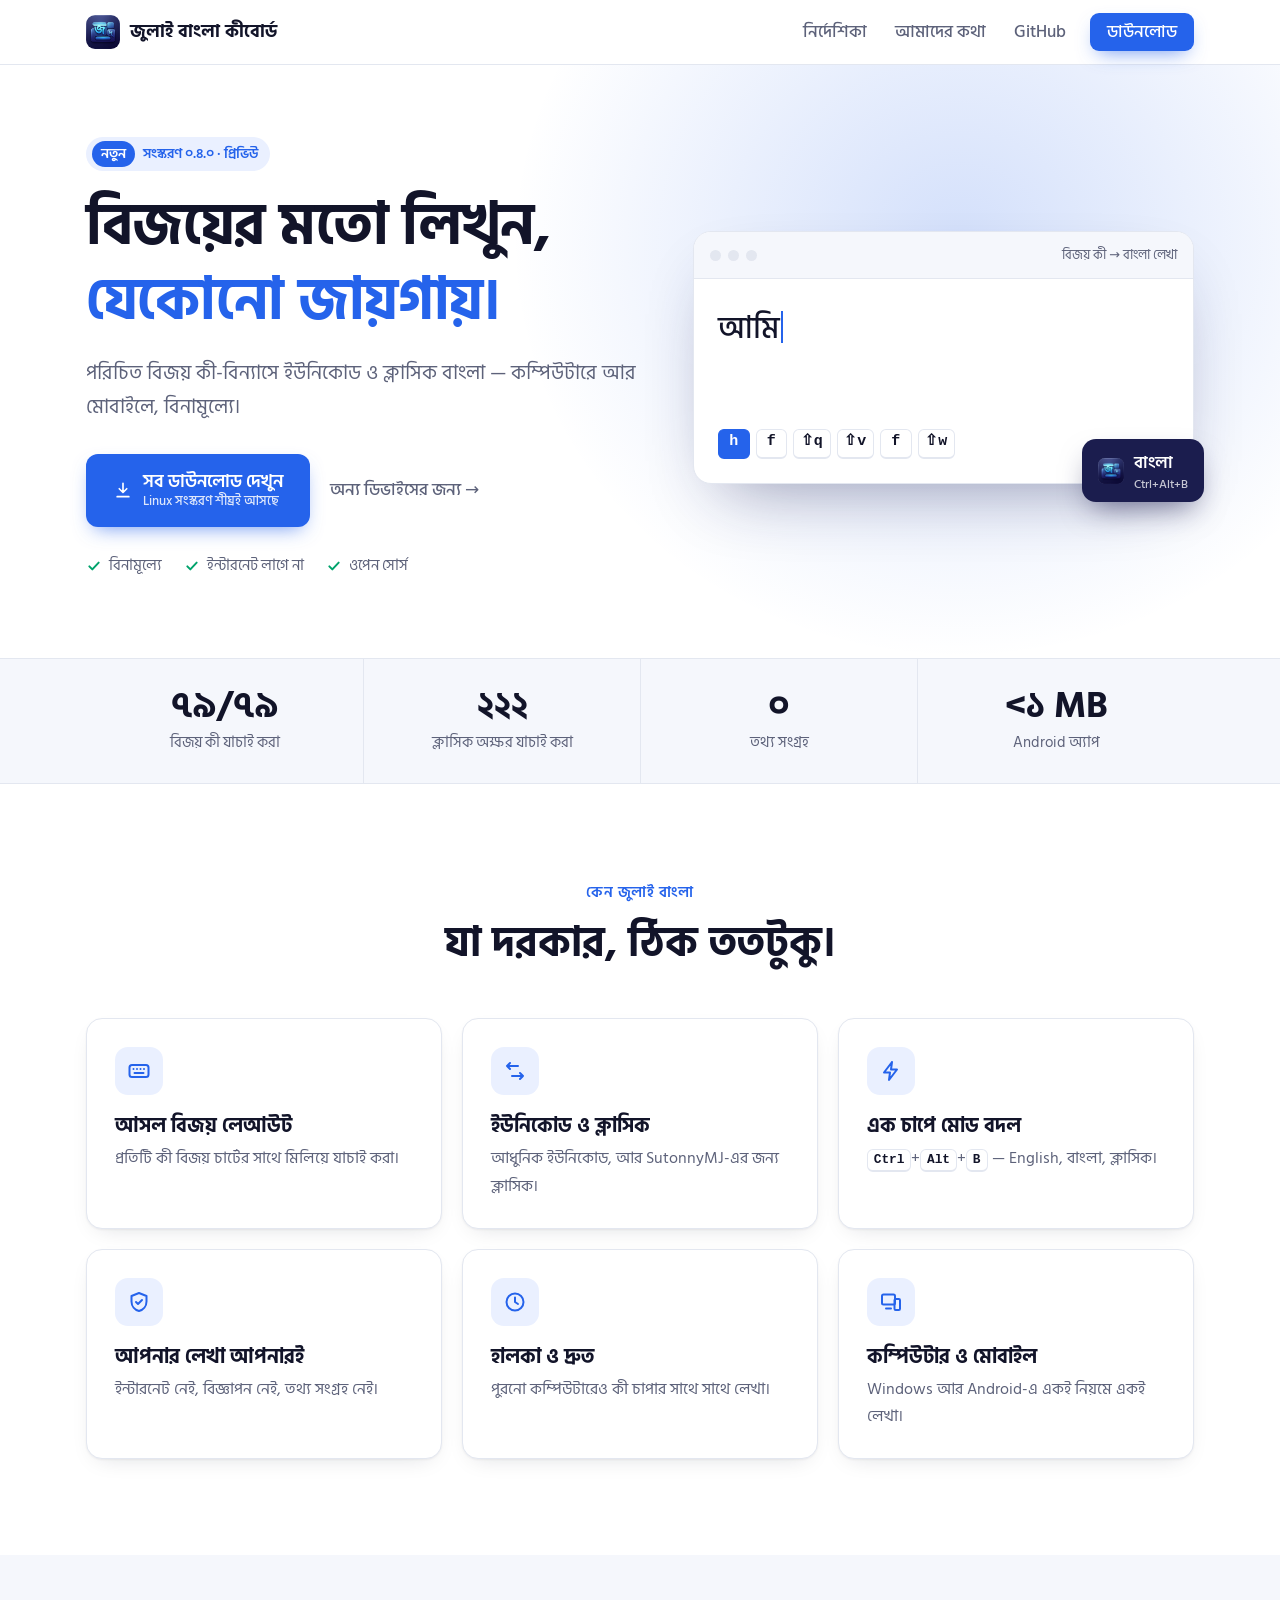
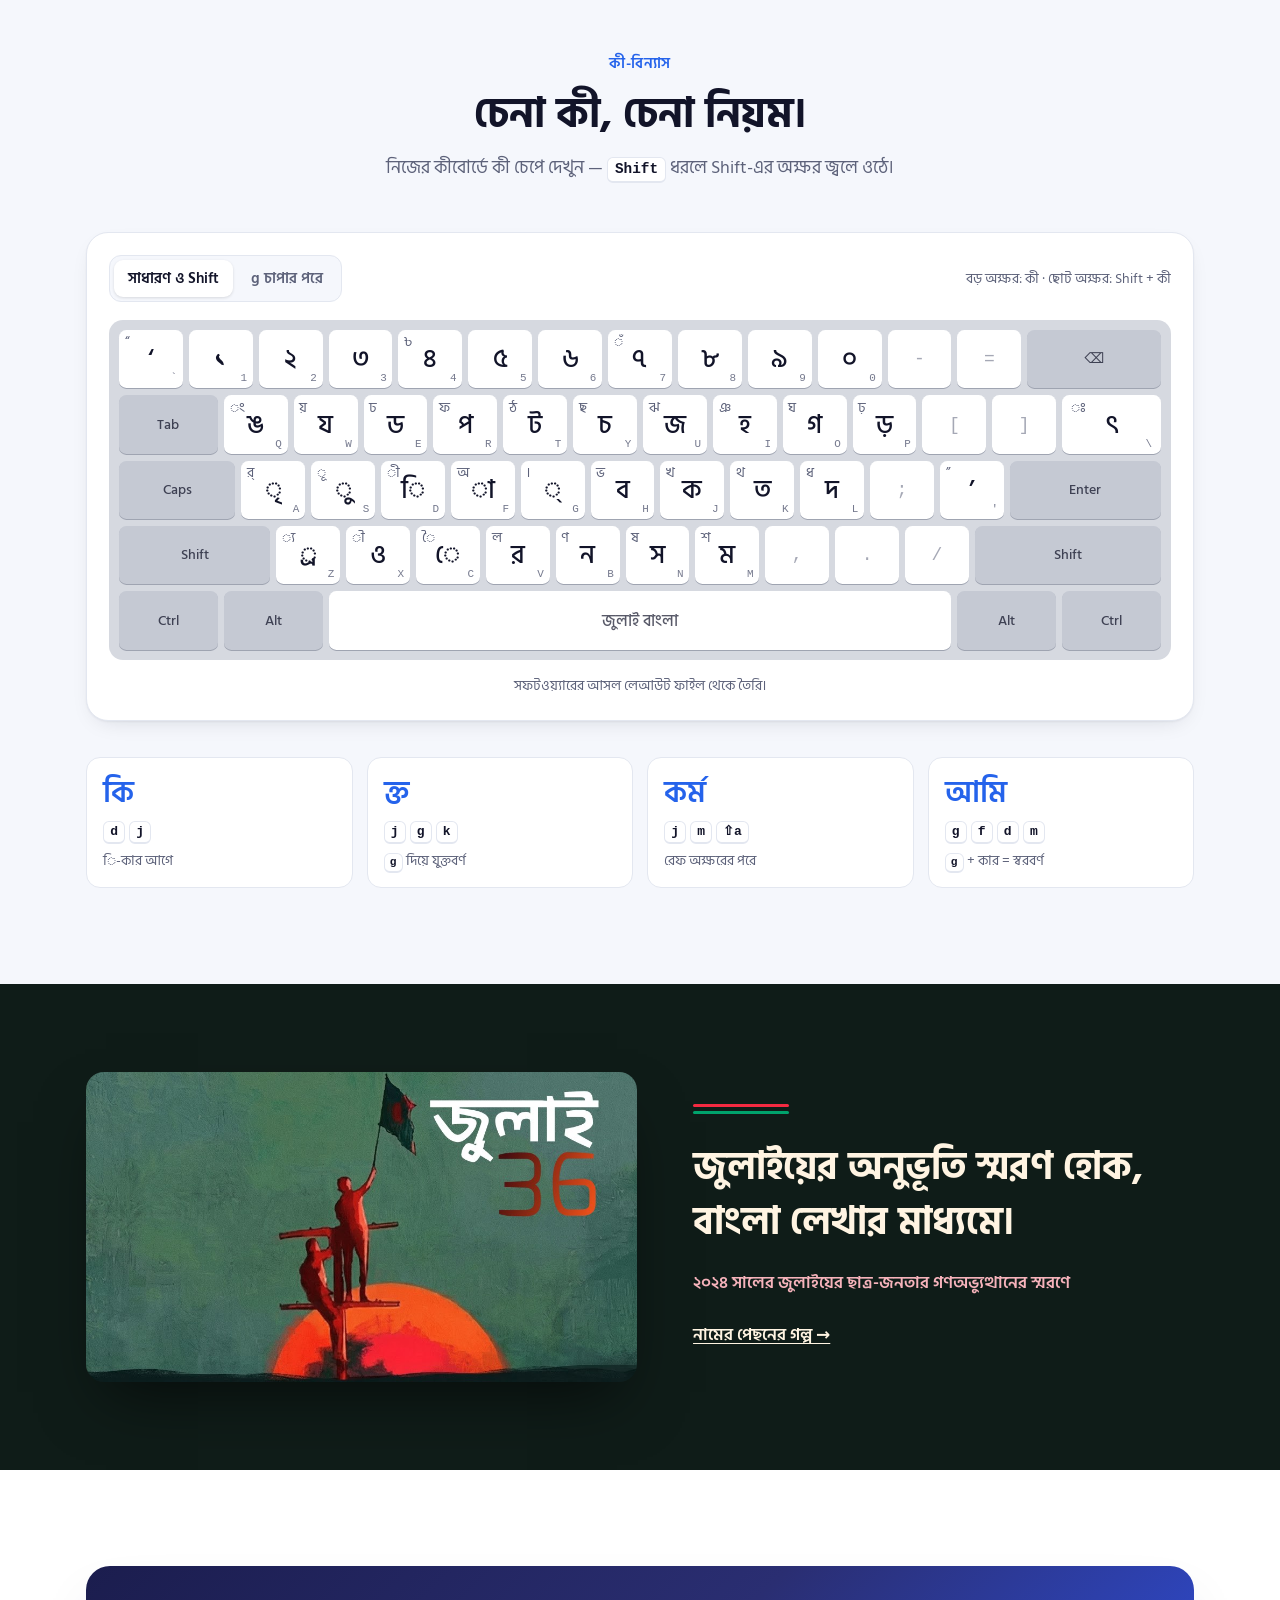
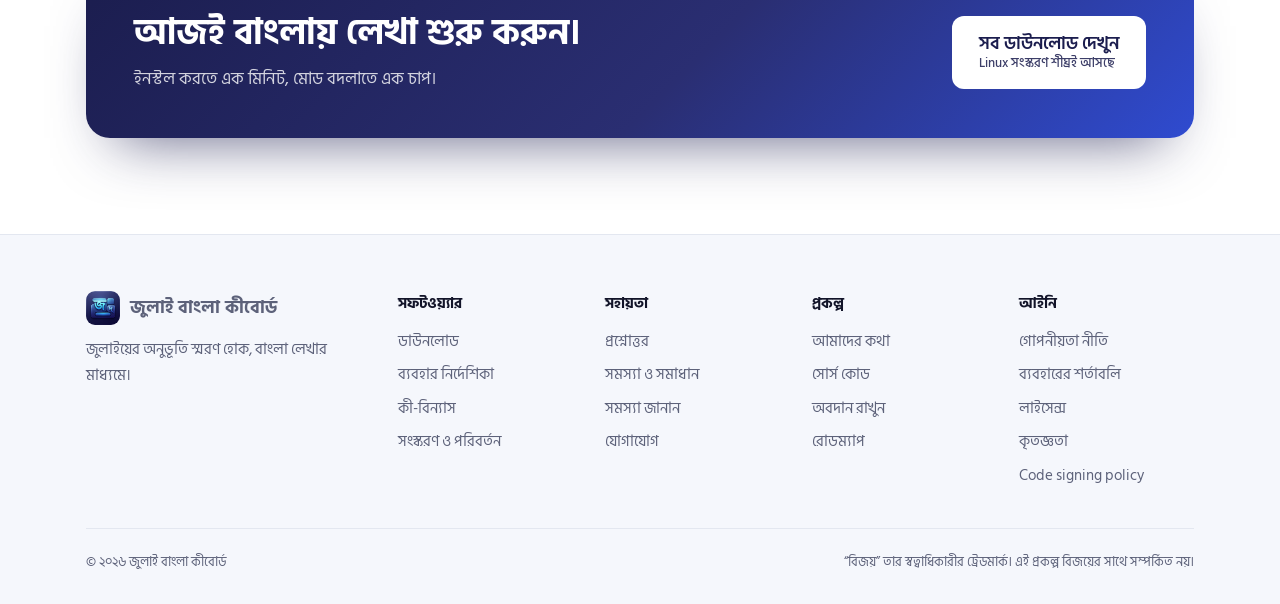
<file: website/index.html>
<!doctype html>
<html lang="bn">
<head>
  <meta charset="utf-8">
  <meta name="viewport" content="width=device-width, initial-scale=1">
  <title>জুলাই বাংলা কীবোর্ড — বিজয় লেআউটে বাংলা লিখুন</title>
  <meta name="description" content="বিজয় লেআউটে বাংলা লেখার বিনামূল্যের, ওপেন সোর্স কীবোর্ড — Windows ও Android-এর জন্য। ইউনিকোড ও ক্লাসিক মোড, কোনো তথ্য সংগ্রহ নেই।">
  <meta name="theme-color" content="#1b1d4e">
  <meta property="og:type" content="website">
  <meta property="og:site_name" content="জুলাই বাংলা কীবোর্ড">
  <meta property="og:title" content="জুলাই বাংলা কীবোর্ড — বিজয় লেআউটে বাংলা লিখুন">
  <meta property="og:description" content="বিজয় লেআউটে বাংলা লেখার বিনামূল্যের, ওপেন সোর্স কীবোর্ড — Windows ও Android-এর জন্য। ইউনিকোড ও ক্লাসিক মোড, কোনো তথ্য সংগ্রহ নেই।">
  <meta property="og:image" content="assets/july36.jpg">
  <link rel="icon" href="assets/favicon.png" type="image/png">
  <link rel="apple-touch-icon" href="assets/logo.png">
  <link rel="preload" href="assets/fonts/hind-siliguri-400-bengali.woff2" as="font" type="font/woff2" crossorigin>
  <link rel="stylesheet" href="assets/style.css">
</head>
<body>
<a class="skip" href="#main">মূল অংশে যান</a>

<header class="topbar">
  <div class="wrap topbar-inner">
    <a class="brand" href="index.html">
      <img src="assets/logo.png" alt="" width="34" height="34">
      <span>জুলাই বাংলা কীবোর্ড</span>
    </a>
    <button class="menu-btn" type="button" aria-controls="nav" aria-expanded="false" aria-label="মেনু">
      <svg width="20" height="20" viewBox="0 0 24 24" fill="none" stroke="currentColor" stroke-width="2" stroke-linecap="round"><path d="M4 7h16M4 12h16M4 17h16"/></svg>
    </button>
    <nav class="nav" id="nav" aria-label="প্রধান">
      <a href="guide.html">নির্দেশিকা</a>
      <a href="about.html">আমাদের কথা</a>
      <a href="https://github.com/promahbubul/july_bangla_keyboard">GitHub</a>
      <a class="btn btn-primary" href="download.html">ডাউনলোড</a>
    </nav>
  </div>
</header>

<main id="main">
  <section class="hero">
    <div class="wrap hero-inner">
      <div>
        <span class="pill"><b>নতুন</b> সংস্করণ ০.৪.০ · প্রিভিউ</span>
        <h1>বিজয়ের মতো লিখুন,<br><em>যেকোনো জায়গায়।</em></h1>
        <p class="lead">পরিচিত বিজয় কী-বিন্যাসে ইউনিকোড ও ক্লাসিক বাংলা — কম্পিউটারে আর মোবাইলে, বিনামূল্যে।</p>
        <div class="hero-cta">
          <a class="btn btn-primary btn-lg" href="download.html" data-smart-download>
            <svg width="20" height="20" viewBox="0 0 24 24" fill="none" stroke="currentColor" stroke-width="2" stroke-linecap="round" stroke-linejoin="round"><path d="M12 4v11m0 0-4.5-4.5M12 15l4.5-4.5M5 20h14"/></svg>
            <span class="btn-stack"><span data-title>ডাউনলোড করুন</span><span class="btn-sub" data-sub>Windows · Android</span></span>
          </a>
          <a class="other-link" href="download.html">অন্য ডিভাইসের জন্য →</a>
        </div>
        <ul class="trust">
          <li><svg width="16" height="16" viewBox="0 0 24 24" fill="none" stroke="currentColor" stroke-width="3" stroke-linecap="round" stroke-linejoin="round"><path d="m5 12.5 4.5 4.5L19 7"/></svg>বিনামূল্যে</li>
          <li><svg width="16" height="16" viewBox="0 0 24 24" fill="none" stroke="currentColor" stroke-width="3" stroke-linecap="round" stroke-linejoin="round"><path d="m5 12.5 4.5 4.5L19 7"/></svg>ইন্টারনেট লাগে না</li>
          <li><svg width="16" height="16" viewBox="0 0 24 24" fill="none" stroke="currentColor" stroke-width="3" stroke-linecap="round" stroke-linejoin="round"><path d="m5 12.5 4.5 4.5L19 7"/></svg>ওপেন সোর্স</li>
        </ul>
      </div>

      <div class="demo" aria-hidden="true">
        <div class="demo-window">
          <div class="demo-bar"><i></i><i></i><i></i><span>বিজয় কী → বাংলা লেখা</span></div>
          <div class="demo-text" id="demo-text"><span class="typed"></span><span class="caret"></span></div>
          <div class="demo-keys" id="demo-keys"></div>
        </div>
        <div class="mode-chip">
          <img src="assets/logo.png" alt="">
          <span>বাংলা<small>Ctrl+Alt+B</small></span>
        </div>
      </div>
    </div>
  </section>

  <section class="stats" aria-label="এক নজরে">
    <div class="wrap stats-inner">
      <div class="stat"><b>৭৯/৭৯</b><span>বিজয় কী যাচাই করা</span></div>
      <div class="stat"><b>২২২</b><span>ক্লাসিক অক্ষর যাচাই করা</span></div>
      <div class="stat"><b>০</b><span>তথ্য সংগ্রহ</span></div>
      <div class="stat"><b>&lt;১ MB</b><span>Android অ্যাপ</span></div>
    </div>
  </section>

  <section class="section" id="features">
    <div class="wrap">
      <div class="section-head">
        <span class="eyebrow">কেন জুলাই বাংলা</span>
        <h2>যা দরকার, ঠিক ততটুকু।</h2>
      </div>
      <div class="features">
        <article class="feature">
          <div class="feature-icon"><svg width="24" height="24" viewBox="0 0 24 24" fill="none" stroke="currentColor" stroke-width="2" stroke-linecap="round" stroke-linejoin="round"><rect x="2.5" y="6" width="19" height="12" rx="2.5"/><path d="M6.5 10h.01M10 10h.01M13.5 10h.01M17 10h.01M7.5 14h9"/></svg></div>
          <h3>আসল বিজয় লেআউট</h3>
          <p>প্রতিটি কী বিজয় চার্টের সাথে মিলিয়ে যাচাই করা।</p>
        </article>
        <article class="feature">
          <div class="feature-icon"><svg width="24" height="24" viewBox="0 0 24 24" fill="none" stroke="currentColor" stroke-width="2" stroke-linecap="round" stroke-linejoin="round"><path d="M4 7h11M4 7l3-3M4 7l3 3M20 17H9m11 0-3-3m3 3-3 3"/></svg></div>
          <h3>ইউনিকোড ও ক্লাসিক</h3>
          <p>আধুনিক ইউনিকোড, আর SutonnyMJ-এর জন্য ক্লাসিক।</p>
        </article>
        <article class="feature">
          <div class="feature-icon"><svg width="24" height="24" viewBox="0 0 24 24" fill="none" stroke="currentColor" stroke-width="2" stroke-linecap="round" stroke-linejoin="round"><path d="M13 3 5 13.5h6L10 21l8-10.5h-6z"/></svg></div>
          <h3>এক চাপে মোড বদল</h3>
          <p><kbd>Ctrl</kbd>+<kbd>Alt</kbd>+<kbd>B</kbd> — English, বাংলা, ক্লাসিক।</p>
        </article>
        <article class="feature">
          <div class="feature-icon"><svg width="24" height="24" viewBox="0 0 24 24" fill="none" stroke="currentColor" stroke-width="2" stroke-linecap="round" stroke-linejoin="round"><path d="M12 3 4.5 6v5.5c0 4.6 3.2 8.4 7.5 9.5 4.3-1.1 7.5-4.9 7.5-9.5V6z"/><path d="m9 12 2 2 4-4"/></svg></div>
          <h3>আপনার লেখা আপনারই</h3>
          <p>ইন্টারনেট নেই, বিজ্ঞাপন নেই, তথ্য সংগ্রহ নেই।</p>
        </article>
        <article class="feature">
          <div class="feature-icon"><svg width="24" height="24" viewBox="0 0 24 24" fill="none" stroke="currentColor" stroke-width="2" stroke-linecap="round" stroke-linejoin="round"><circle cx="12" cy="12" r="8.5"/><path d="M12 7.5V12l3 2"/></svg></div>
          <h3>হালকা ও দ্রুত</h3>
          <p>পুরনো কম্পিউটারেও কী চাপার সাথে সাথে লেখা।</p>
        </article>
        <article class="feature">
          <div class="feature-icon"><svg width="24" height="24" viewBox="0 0 24 24" fill="none" stroke="currentColor" stroke-width="2" stroke-linecap="round" stroke-linejoin="round"><rect x="3" y="4.5" width="13" height="10" rx="1.5"/><path d="M7 18.5h5"/><rect x="15.5" y="9" width="5.5" height="11" rx="1.2"/></svg></div>
          <h3>কম্পিউটার ও মোবাইল</h3>
          <p>Windows আর Android-এ একই নিয়মে একই লেখা।</p>
        </article>
      </div>
    </div>
  </section>

  <section class="section section-alt" id="layout">
    <div class="wrap">
      <div class="section-head">
        <span class="eyebrow">কী-বিন্যাস</span>
        <h2>চেনা কী, চেনা নিয়ম।</h2>
        <p>নিজের কীবোর্ডে কী চেপে দেখুন — <kbd>Shift</kbd> ধরলে Shift-এর অক্ষর জ্বলে ওঠে।</p>
      </div>
      <div class="kb-panel">
        <div class="kb-toolbar">
          <div class="seg" role="group" aria-label="কোন স্তর দেখাবে">
            <button type="button" data-layer="main" aria-pressed="true">সাধারণ ও Shift</button>
            <button type="button" data-layer="link" aria-pressed="false">g চাপার পরে</button>
          </div>
          <span class="kb-tip">বড় অক্ষর: কী · ছোট অক্ষর: Shift + কী</span>
        </div>
        <div class="kb" id="kb" role="img" aria-label="বিজয় কীবোর্ড লেআউট"></div>
        <p class="kb-note">সফটওয়্যারের আসল লেআউট ফাইল থেকে তৈরি।</p>
      </div>

      <div class="examples">
        <div class="example"><div class="example-out">কি</div><div class="example-keys"><kbd>d</kbd><kbd>j</kbd></div><p>ি-কার আগে</p></div>
        <div class="example"><div class="example-out">ক্ত</div><div class="example-keys"><kbd>j</kbd><kbd>g</kbd><kbd>k</kbd></div><p><kbd>g</kbd> দিয়ে যুক্তবর্ণ</p></div>
        <div class="example"><div class="example-out">কর্ম</div><div class="example-keys"><kbd>j</kbd><kbd>m</kbd><kbd>⇧a</kbd></div><p>রেফ অক্ষরের পরে</p></div>
        <div class="example"><div class="example-out">আমি</div><div class="example-keys"><kbd>g</kbd><kbd>f</kbd><kbd>d</kbd><kbd>m</kbd></div><p><kbd>g</kbd> + কার = স্বরবর্ণ</p></div>
      </div>
    </div>
  </section>

  <section class="memory" aria-labelledby="memory-title">
    <div class="wrap memory-inner">
      <figure><img src="assets/july36.jpg" alt="জুলাই ৩৬ — শিল্পকর্ম" width="1024" height="576" loading="lazy"></figure>
      <div>
        <div class="ribbon" aria-hidden="true"><i></i><i></i></div>
        <blockquote id="memory-title">জুলাইয়ের অনুভূতি স্মরণ হোক,<br>বাংলা লেখার মাধ্যমে।</blockquote>
        <p class="dedication">২০২৪ সালের জুলাইয়ের ছাত্র-জনতার গণঅভ্যুত্থানের স্মরণে</p>
        <a class="text-link" href="about.html">নামের পেছনের গল্প →</a>
      </div>
    </div>
  </section>

  <section class="section cta-band-wrap">
    <div class="wrap">
      <div class="cta-card">
        <div>
          <h2>আজই বাংলায় লেখা শুরু করুন।</h2>
          <p>ইনস্টল করতে এক মিনিট, মোড বদলাতে এক চাপ।</p>
        </div>
        <a class="btn btn-primary btn-lg" href="download.html" data-smart-download>
          <span class="btn-stack"><span data-title>ডাউনলোড করুন</span><span class="btn-sub" data-sub>বিনামূল্যে</span></span>
        </a>
      </div>
    </div>
  </section>
</main>

<footer class="footer">
  <div class="wrap">
    <div class="footer-grid">
      <div class="footer-brand">
        <a class="brand" href="index.html">
          <img src="assets/logo.png" alt="" width="34" height="34">
          <span>জুলাই বাংলা কীবোর্ড</span>
        </a>
        <p>জুলাইয়ের অনুভূতি স্মরণ হোক, বাংলা লেখার মাধ্যমে।</p>
      </div>
      <div>
        <h4>সফটওয়্যার</h4>
        <ul>
          <li><a href="download.html">ডাউনলোড</a></li>
          <li><a href="guide.html">ব্যবহার নির্দেশিকা</a></li>
          <li><a href="index.html#layout">কী-বিন্যাস</a></li>
          <li><a href="https://github.com/promahbubul/july_bangla_keyboard/releases">সংস্করণ ও পরিবর্তন</a></li>
        </ul>
      </div>
      <div>
        <h4>সহায়তা</h4>
        <ul>
          <li><a href="guide.html#faq">প্রশ্নোত্তর</a></li>
          <li><a href="guide.html#troubleshooting">সমস্যা ও সমাধান</a></li>
          <li><a href="https://github.com/promahbubul/july_bangla_keyboard/issues/new/choose">সমস্যা জানান</a></li>
          <li><a href="about.html#contact">যোগাযোগ</a></li>
        </ul>
      </div>
      <div>
        <h4>প্রকল্প</h4>
        <ul>
          <li><a href="about.html">আমাদের কথা</a></li>
          <li><a href="https://github.com/promahbubul/july_bangla_keyboard">সোর্স কোড</a></li>
          <li><a href="about.html#contribute">অবদান রাখুন</a></li>
          <li><a href="https://github.com/promahbubul/july_bangla_keyboard/blob/main/docs/ROADMAP.md">রোডম্যাপ</a></li>
        </ul>
      </div>
      <div>
        <h4>আইনি</h4>
        <ul>
          <li><a href="privacy.html">গোপনীয়তা নীতি</a></li>
          <li><a href="terms.html">ব্যবহারের শর্তাবলি</a></li>
          <li><a href="terms.html#license">লাইসেন্স</a></li>
          <li><a href="terms.html#credits">কৃতজ্ঞতা</a></li>
          <li><a href="code-signing.html">Code signing policy</a></li>
        </ul>
      </div>
    </div>
    <div class="footer-bottom">
      <span>© <span data-year>২০২৬</span> জুলাই বাংলা কীবোর্ড</span>
      <span>“বিজয়” তার স্বত্বাধিকারীর ট্রেডমার্ক। এই প্রকল্প বিজয়ের সাথে সম্পর্কিত নয়।</span>
    </div>
  </div>
</footer>

<script src="assets/layout.js"></script>
<script src="assets/site.js"></script>
</body>
</html>
</file>
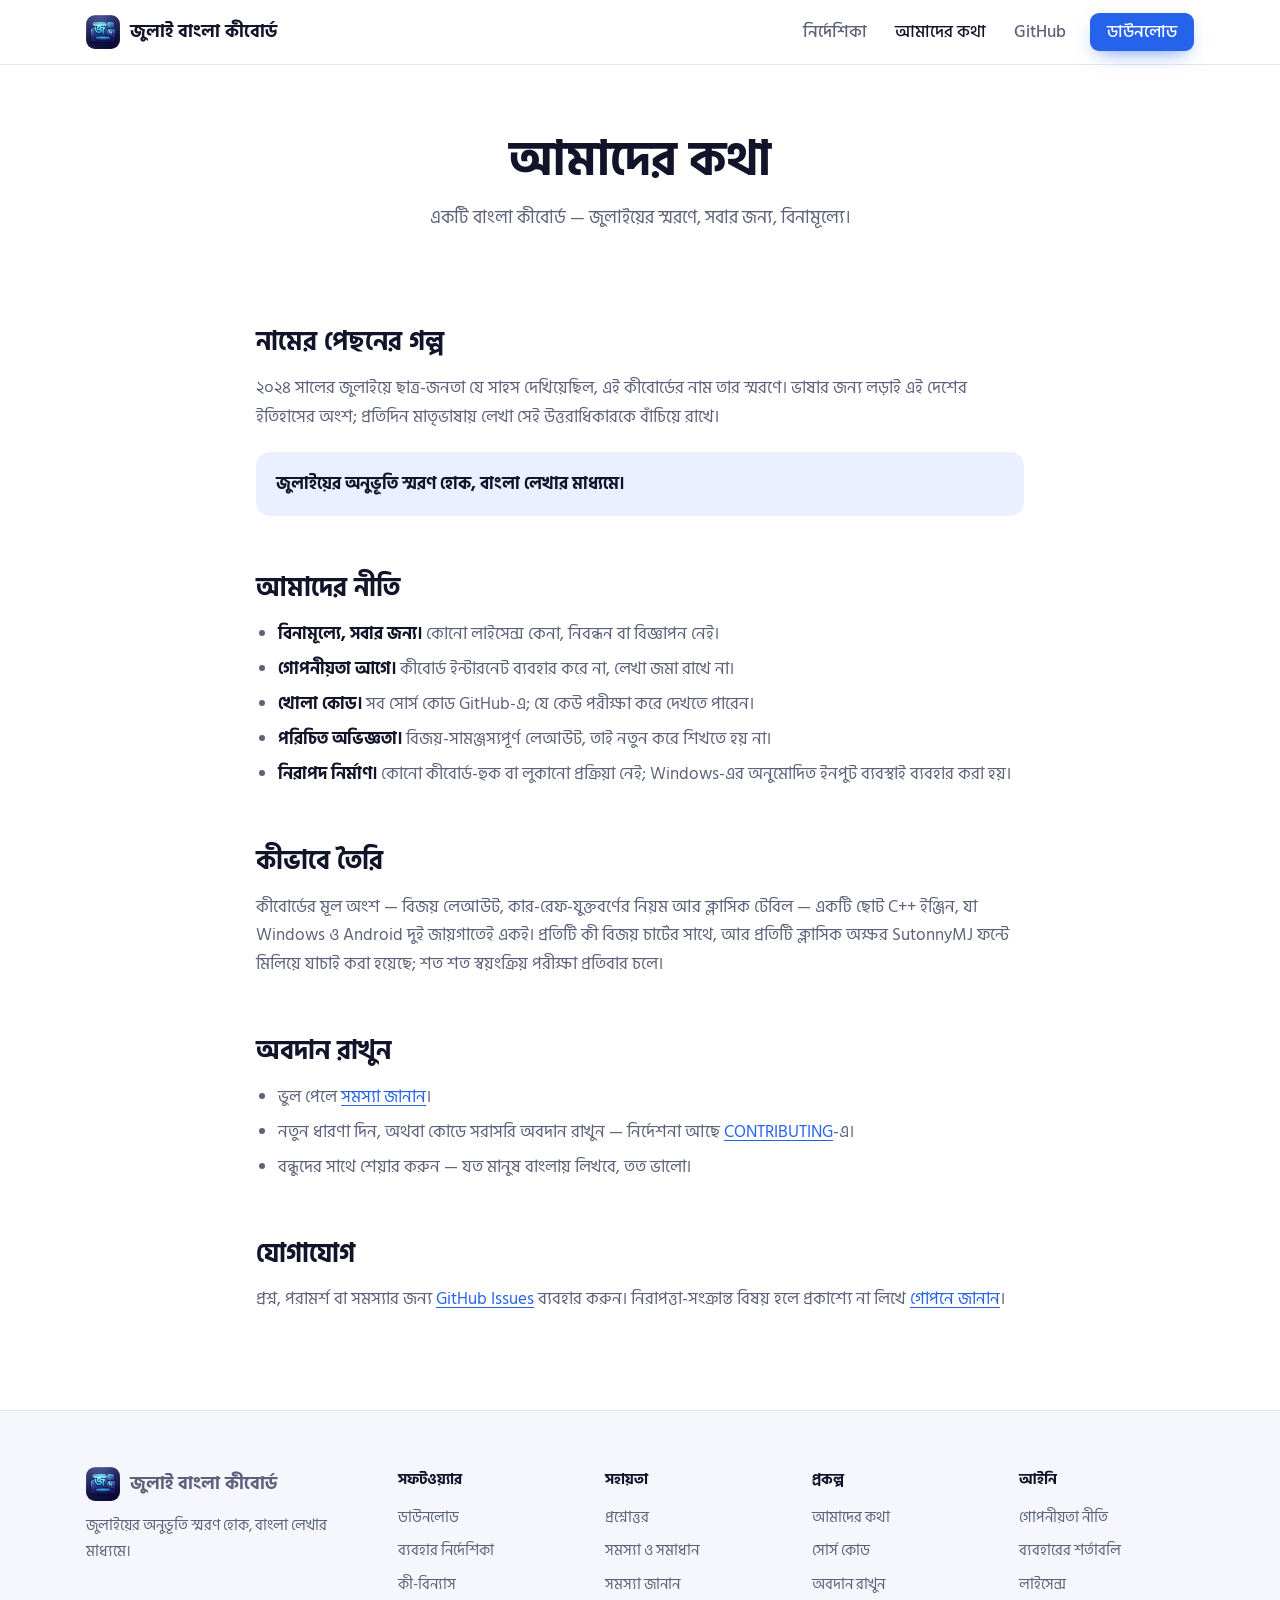
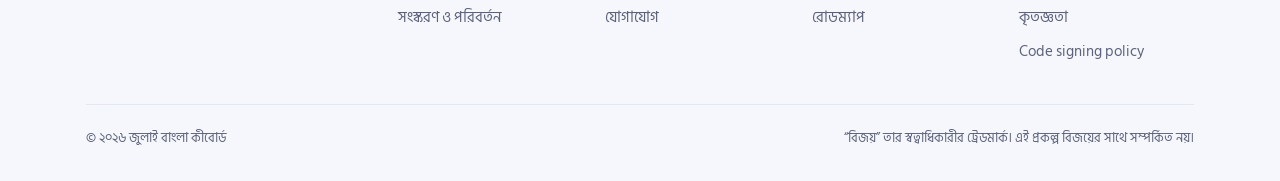
<file: website/about.html>
<!doctype html>
<html lang="bn">
<head>
  <meta charset="utf-8">
  <meta name="viewport" content="width=device-width, initial-scale=1">
  <title>আমাদের কথা — জুলাই বাংলা কীবোর্ড</title>
  <meta name="description" content="জুলাই ২০২৪-এর স্মরণে তৈরি বিনামূল্যের বাংলা কীবোর্ড — নাম, নীতি ও অবদান রাখার উপায়।">
  <meta name="theme-color" content="#1b1d4e">
  <meta property="og:type" content="website">
  <meta property="og:site_name" content="জুলাই বাংলা কীবোর্ড">
  <meta property="og:title" content="আমাদের কথা — জুলাই বাংলা কীবোর্ড">
  <meta property="og:description" content="জুলাই ২০২৪-এর স্মরণে তৈরি বিনামূল্যের বাংলা কীবোর্ড — নাম, নীতি ও অবদান রাখার উপায়।">
  <meta property="og:image" content="assets/july36.jpg">
  <link rel="icon" href="assets/favicon.png" type="image/png">
  <link rel="apple-touch-icon" href="assets/logo.png">
  <link rel="preload" href="assets/fonts/hind-siliguri-400-bengali.woff2" as="font" type="font/woff2" crossorigin>
  <link rel="stylesheet" href="assets/style.css">
</head>
<body>
<a class="skip" href="#main">মূল অংশে যান</a>

<header class="topbar">
  <div class="wrap topbar-inner">
    <a class="brand" href="index.html">
      <img src="assets/logo.png" alt="" width="34" height="34">
      <span>জুলাই বাংলা কীবোর্ড</span>
    </a>
    <button class="menu-btn" type="button" aria-controls="nav" aria-expanded="false" aria-label="মেনু">
      <svg width="20" height="20" viewBox="0 0 24 24" fill="none" stroke="currentColor" stroke-width="2" stroke-linecap="round"><path d="M4 7h16M4 12h16M4 17h16"/></svg>
    </button>
    <nav class="nav" id="nav" aria-label="প্রধান">
      <a href="guide.html">নির্দেশিকা</a>
      <a href="about.html" aria-current="page">আমাদের কথা</a>
      <a href="https://github.com/promahbubul/july_bangla_keyboard">GitHub</a>
      <a class="btn btn-primary" href="download.html">ডাউনলোড</a>
    </nav>
  </div>
</header>

<main id="main">
  <section class="page-head">
    <div class="wrap wrap-narrow">
      <h1>আমাদের কথা</h1>
      <p>একটি বাংলা কীবোর্ড — জুলাইয়ের স্মরণে, সবার জন্য, বিনামূল্যে।</p>
    </div>
  </section>

  <article class="article">
    <div class="wrap wrap-narrow">
      <h2 id="name">নামের পেছনের গল্প</h2>
      <p>২০২৪ সালের জুলাইয়ে ছাত্র-জনতা যে সাহস দেখিয়েছিল, এই কীবোর্ডের নাম তার স্মরণে। ভাষার জন্য লড়াই এই দেশের ইতিহাসের অংশ; প্রতিদিন মাতৃভাষায় লেখা সেই উত্তরাধিকারকে বাঁচিয়ে রাখে।</p>
      <div class="callout"><p><strong>জুলাইয়ের অনুভূতি স্মরণ হোক, বাংলা লেখার মাধ্যমে।</strong></p></div>

      <h2 id="principles">আমাদের নীতি</h2>
      <ul>
        <li><strong>বিনামূল্যে, সবার জন্য।</strong> কোনো লাইসেন্স কেনা, নিবন্ধন বা বিজ্ঞাপন নেই।</li>
        <li><strong>গোপনীয়তা আগে।</strong> কীবোর্ড ইন্টারনেট ব্যবহার করে না, লেখা জমা রাখে না।</li>
        <li><strong>খোলা কোড।</strong> সব সোর্স কোড GitHub-এ; যে কেউ পরীক্ষা করে দেখতে পারেন।</li>
        <li><strong>পরিচিত অভিজ্ঞতা।</strong> বিজয়-সামঞ্জস্যপূর্ণ লেআউট, তাই নতুন করে শিখতে হয় না।</li>
        <li><strong>নিরাপদ নির্মাণ।</strong> কোনো কীবোর্ড-হুক বা লুকানো প্রক্রিয়া নেই; Windows-এর অনুমোদিত ইনপুট ব্যবস্থাই ব্যবহার করা হয়।</li>
      </ul>

      <h2 id="how">কীভাবে তৈরি</h2>
      <p>কীবোর্ডের মূল অংশ — বিজয় লেআউট, কার-রেফ-যুক্তবর্ণের নিয়ম আর ক্লাসিক টেবিল — একটি ছোট C++ ইঞ্জিন, যা Windows ও Android দুই জায়গাতেই একই। প্রতিটি কী বিজয় চার্টের সাথে, আর প্রতিটি ক্লাসিক অক্ষর SutonnyMJ ফন্টে মিলিয়ে যাচাই করা হয়েছে; শত শত স্বয়ংক্রিয় পরীক্ষা প্রতিবার চলে।</p>

      <h2 id="contribute">অবদান রাখুন</h2>
      <ul>
        <li>ভুল পেলে <a href="https://github.com/promahbubul/july_bangla_keyboard/issues/new/choose">সমস্যা জানান</a>।</li>
        <li>নতুন ধারণা দিন, অথবা কোডে সরাসরি অবদান রাখুন — নির্দেশনা আছে <a href="https://github.com/promahbubul/july_bangla_keyboard/blob/main/CONTRIBUTING.md">CONTRIBUTING</a>-এ।</li>
        <li>বন্ধুদের সাথে শেয়ার করুন — যত মানুষ বাংলায় লিখবে, তত ভালো।</li>
      </ul>

      <h2 id="contact">যোগাযোগ</h2>
      <p>প্রশ্ন, পরামর্শ বা সমস্যার জন্য <a href="https://github.com/promahbubul/july_bangla_keyboard/issues">GitHub Issues</a> ব্যবহার করুন। নিরাপত্তা-সংক্রান্ত বিষয় হলে প্রকাশ্যে না লিখে <a href="https://github.com/promahbubul/july_bangla_keyboard/security/advisories/new">গোপনে জানান</a>।</p>
    </div>
  </article>
</main>

<footer class="footer">
  <div class="wrap">
    <div class="footer-grid">
      <div class="footer-brand">
        <a class="brand" href="index.html">
          <img src="assets/logo.png" alt="" width="34" height="34">
          <span>জুলাই বাংলা কীবোর্ড</span>
        </a>
        <p>জুলাইয়ের অনুভূতি স্মরণ হোক, বাংলা লেখার মাধ্যমে।</p>
      </div>
      <div>
        <h4>সফটওয়্যার</h4>
        <ul>
          <li><a href="download.html">ডাউনলোড</a></li>
          <li><a href="guide.html">ব্যবহার নির্দেশিকা</a></li>
          <li><a href="index.html#layout">কী-বিন্যাস</a></li>
          <li><a href="https://github.com/promahbubul/july_bangla_keyboard/releases">সংস্করণ ও পরিবর্তন</a></li>
        </ul>
      </div>
      <div>
        <h4>সহায়তা</h4>
        <ul>
          <li><a href="guide.html#faq">প্রশ্নোত্তর</a></li>
          <li><a href="guide.html#troubleshooting">সমস্যা ও সমাধান</a></li>
          <li><a href="https://github.com/promahbubul/july_bangla_keyboard/issues/new/choose">সমস্যা জানান</a></li>
          <li><a href="about.html#contact">যোগাযোগ</a></li>
        </ul>
      </div>
      <div>
        <h4>প্রকল্প</h4>
        <ul>
          <li><a href="about.html">আমাদের কথা</a></li>
          <li><a href="https://github.com/promahbubul/july_bangla_keyboard">সোর্স কোড</a></li>
          <li><a href="about.html#contribute">অবদান রাখুন</a></li>
          <li><a href="https://github.com/promahbubul/july_bangla_keyboard/blob/main/docs/ROADMAP.md">রোডম্যাপ</a></li>
        </ul>
      </div>
      <div>
        <h4>আইনি</h4>
        <ul>
          <li><a href="privacy.html">গোপনীয়তা নীতি</a></li>
          <li><a href="terms.html">ব্যবহারের শর্তাবলি</a></li>
          <li><a href="terms.html#license">লাইসেন্স</a></li>
          <li><a href="terms.html#credits">কৃতজ্ঞতা</a></li>
          <li><a href="code-signing.html">Code signing policy</a></li>
        </ul>
      </div>
    </div>
    <div class="footer-bottom">
      <span>© <span data-year>২০২৬</span> জুলাই বাংলা কীবোর্ড</span>
      <span>“বিজয়” তার স্বত্বাধিকারীর ট্রেডমার্ক। এই প্রকল্প বিজয়ের সাথে সম্পর্কিত নয়।</span>
    </div>
  </div>
</footer>

<script src="assets/site.js"></script>
</body>
</html>
</file>
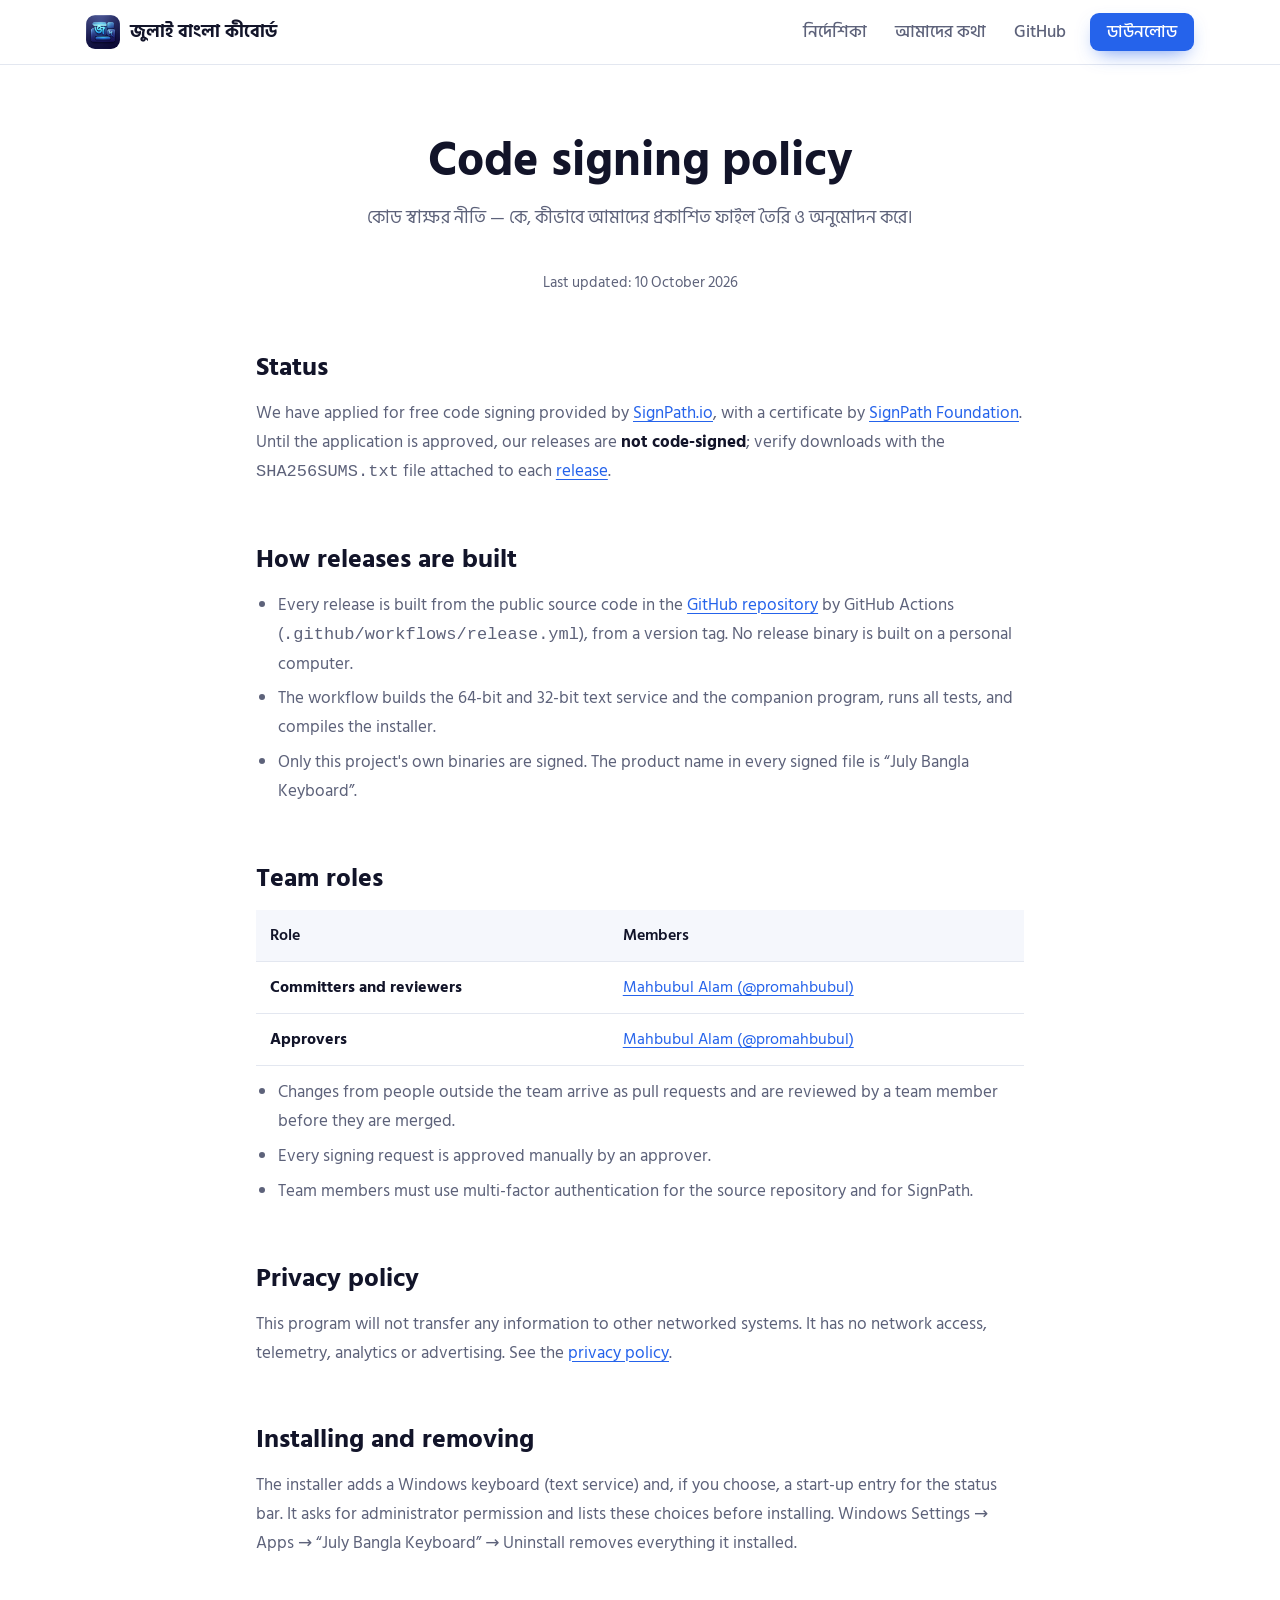
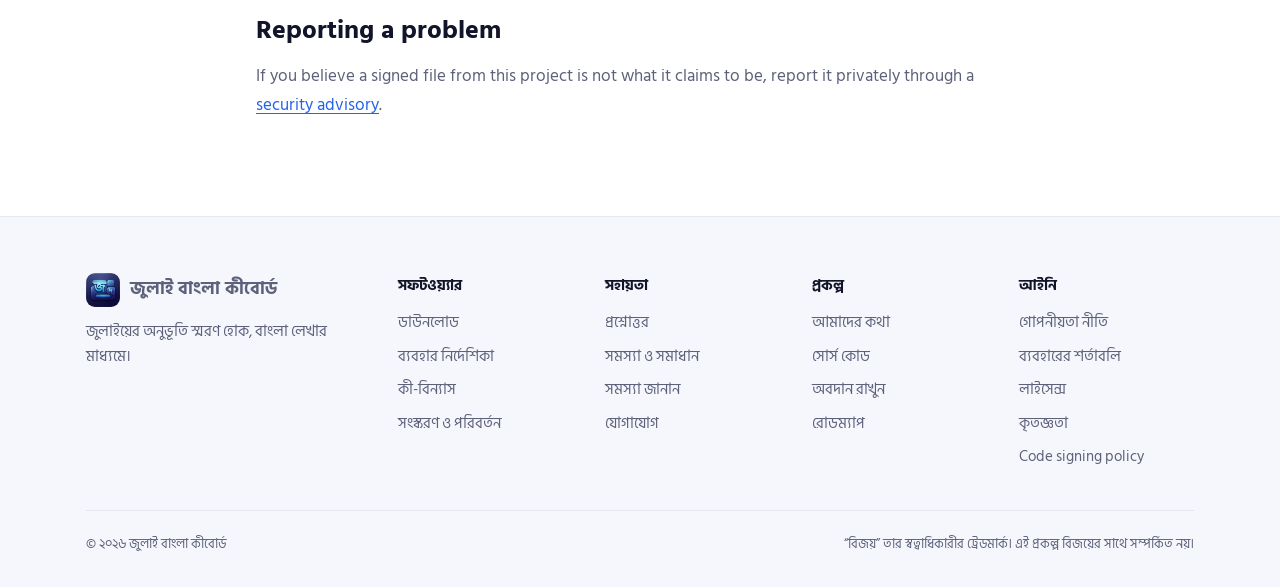
<file: website/code-signing.html>
<!doctype html>
<html lang="bn">
<head>
  <meta charset="utf-8">
  <meta name="viewport" content="width=device-width, initial-scale=1">
  <title>Code signing policy — জুলাই বাংলা কীবোর্ড</title>
  <meta name="description" content="Code signing policy of July Bangla Keyboard: how releases are built, team roles and privacy.">
  <meta name="theme-color" content="#1b1d4e">
  <meta property="og:type" content="website">
  <meta property="og:site_name" content="জুলাই বাংলা কীবোর্ড">
  <meta property="og:title" content="Code signing policy — জুলাই বাংলা কীবোর্ড">
  <meta property="og:description" content="How July Bangla Keyboard releases are built, approved and signed.">
  <meta property="og:image" content="assets/july36.jpg">
  <link rel="icon" href="assets/favicon.png" type="image/png">
  <link rel="apple-touch-icon" href="assets/logo.png">
  <link rel="preload" href="assets/fonts/hind-siliguri-400-bengali.woff2" as="font" type="font/woff2" crossorigin>
  <link rel="stylesheet" href="assets/style.css">
</head>
<body>
<a class="skip" href="#main">মূল অংশে যান</a>

<header class="topbar">
  <div class="wrap topbar-inner">
    <a class="brand" href="index.html">
      <img src="assets/logo.png" alt="" width="34" height="34">
      <span>জুলাই বাংলা কীবোর্ড</span>
    </a>
    <button class="menu-btn" type="button" aria-controls="nav" aria-expanded="false" aria-label="মেনু">
      <svg width="20" height="20" viewBox="0 0 24 24" fill="none" stroke="currentColor" stroke-width="2" stroke-linecap="round"><path d="M4 7h16M4 12h16M4 17h16"/></svg>
    </button>
    <nav class="nav" id="nav" aria-label="প্রধান">
      <a href="guide.html">নির্দেশিকা</a>
      <a href="about.html">আমাদের কথা</a>
      <a href="https://github.com/promahbubul/july_bangla_keyboard">GitHub</a>
      <a class="btn btn-primary" href="download.html">ডাউনলোড</a>
    </nav>
  </div>
</header>

<main id="main">
  <section class="page-head">
    <div class="wrap wrap-narrow">
      <h1>Code signing policy</h1>
      <p>কোড স্বাক্ষর নীতি — কে, কীভাবে আমাদের প্রকাশিত ফাইল তৈরি ও অনুমোদন করে।</p>
    </div>
  </section>

  <article class="article">
    <div class="wrap wrap-narrow">
      <p class="updated">Last updated: 10 October 2026</p>

      <h2>Status</h2>
      <p>We have applied for free code signing provided by <a href="https://signpath.io">SignPath.io</a>, with a certificate by <a href="https://signpath.org">SignPath Foundation</a>. Until the application is approved, our releases are <strong>not code-signed</strong>; verify downloads with the <code>SHA256SUMS.txt</code> file attached to each <a href="https://github.com/promahbubul/july_bangla_keyboard/releases">release</a>.</p>

      <h2>How releases are built</h2>
      <ul>
        <li>Every release is built from the public source code in the <a href="https://github.com/promahbubul/july_bangla_keyboard">GitHub repository</a> by GitHub Actions (<code>.github/workflows/release.yml</code>), from a version tag. No release binary is built on a personal computer.</li>
        <li>The workflow builds the 64-bit and 32-bit text service and the companion program, runs all tests, and compiles the installer.</li>
        <li>Only this project's own binaries are signed. The product name in every signed file is “July Bangla Keyboard”.</li>
      </ul>

      <h2>Team roles</h2>
      <div class="table-wrap">
        <table>
          <thead><tr><th>Role</th><th>Members</th></tr></thead>
          <tbody>
            <tr><td><strong>Committers and reviewers</strong></td><td><a href="https://github.com/promahbubul">Mahbubul Alam (@promahbubul)</a></td></tr>
            <tr><td><strong>Approvers</strong></td><td><a href="https://github.com/promahbubul">Mahbubul Alam (@promahbubul)</a></td></tr>
          </tbody>
        </table>
      </div>
      <ul>
        <li>Changes from people outside the team arrive as pull requests and are reviewed by a team member before they are merged.</li>
        <li>Every signing request is approved manually by an approver.</li>
        <li>Team members must use multi-factor authentication for the source repository and for SignPath.</li>
      </ul>

      <h2>Privacy policy</h2>
      <p>This program will not transfer any information to other networked systems. It has no network access, telemetry, analytics or advertising. See the <a href="privacy.html">privacy policy</a>.</p>

      <h2>Installing and removing</h2>
      <p>The installer adds a Windows keyboard (text service) and, if you choose, a start-up entry for the status bar. It asks for administrator permission and lists these choices before installing. Windows Settings → Apps → “July Bangla Keyboard” → Uninstall removes everything it installed.</p>

      <h2>Reporting a problem</h2>
      <p>If you believe a signed file from this project is not what it claims to be, report it privately through a <a href="https://github.com/promahbubul/july_bangla_keyboard/security/advisories/new">security advisory</a>.</p>
    </div>
  </article>
</main>

<footer class="footer">
  <div class="wrap">
    <div class="footer-grid">
      <div class="footer-brand">
        <a class="brand" href="index.html">
          <img src="assets/logo.png" alt="" width="34" height="34">
          <span>জুলাই বাংলা কীবোর্ড</span>
        </a>
        <p>জুলাইয়ের অনুভূতি স্মরণ হোক, বাংলা লেখার মাধ্যমে।</p>
      </div>
      <div>
        <h4>সফটওয়্যার</h4>
        <ul>
          <li><a href="download.html">ডাউনলোড</a></li>
          <li><a href="guide.html">ব্যবহার নির্দেশিকা</a></li>
          <li><a href="index.html#layout">কী-বিন্যাস</a></li>
          <li><a href="https://github.com/promahbubul/july_bangla_keyboard/releases">সংস্করণ ও পরিবর্তন</a></li>
        </ul>
      </div>
      <div>
        <h4>সহায়তা</h4>
        <ul>
          <li><a href="guide.html#faq">প্রশ্নোত্তর</a></li>
          <li><a href="guide.html#troubleshooting">সমস্যা ও সমাধান</a></li>
          <li><a href="https://github.com/promahbubul/july_bangla_keyboard/issues/new/choose">সমস্যা জানান</a></li>
          <li><a href="about.html#contact">যোগাযোগ</a></li>
        </ul>
      </div>
      <div>
        <h4>প্রকল্প</h4>
        <ul>
          <li><a href="about.html">আমাদের কথা</a></li>
          <li><a href="https://github.com/promahbubul/july_bangla_keyboard">সোর্স কোড</a></li>
          <li><a href="about.html#contribute">অবদান রাখুন</a></li>
          <li><a href="https://github.com/promahbubul/july_bangla_keyboard/blob/main/docs/ROADMAP.md">রোডম্যাপ</a></li>
        </ul>
      </div>
      <div>
        <h4>আইনি</h4>
        <ul>
          <li><a href="privacy.html">গোপনীয়তা নীতি</a></li>
          <li><a href="terms.html">ব্যবহারের শর্তাবলি</a></li>
          <li><a href="terms.html#license">লাইসেন্স</a></li>
          <li><a href="terms.html#credits">কৃতজ্ঞতা</a></li>
          <li><a href="code-signing.html">Code signing policy</a></li>
        </ul>
      </div>
    </div>
    <div class="footer-bottom">
      <span>© <span data-year>২০২৬</span> জুলাই বাংলা কীবোর্ড</span>
      <span>“বিজয়” তার স্বত্বাধিকারীর ট্রেডমার্ক। এই প্রকল্প বিজয়ের সাথে সম্পর্কিত নয়।</span>
    </div>
  </div>
</footer>

<script src="assets/site.js"></script>
</body>
</html>
</file>
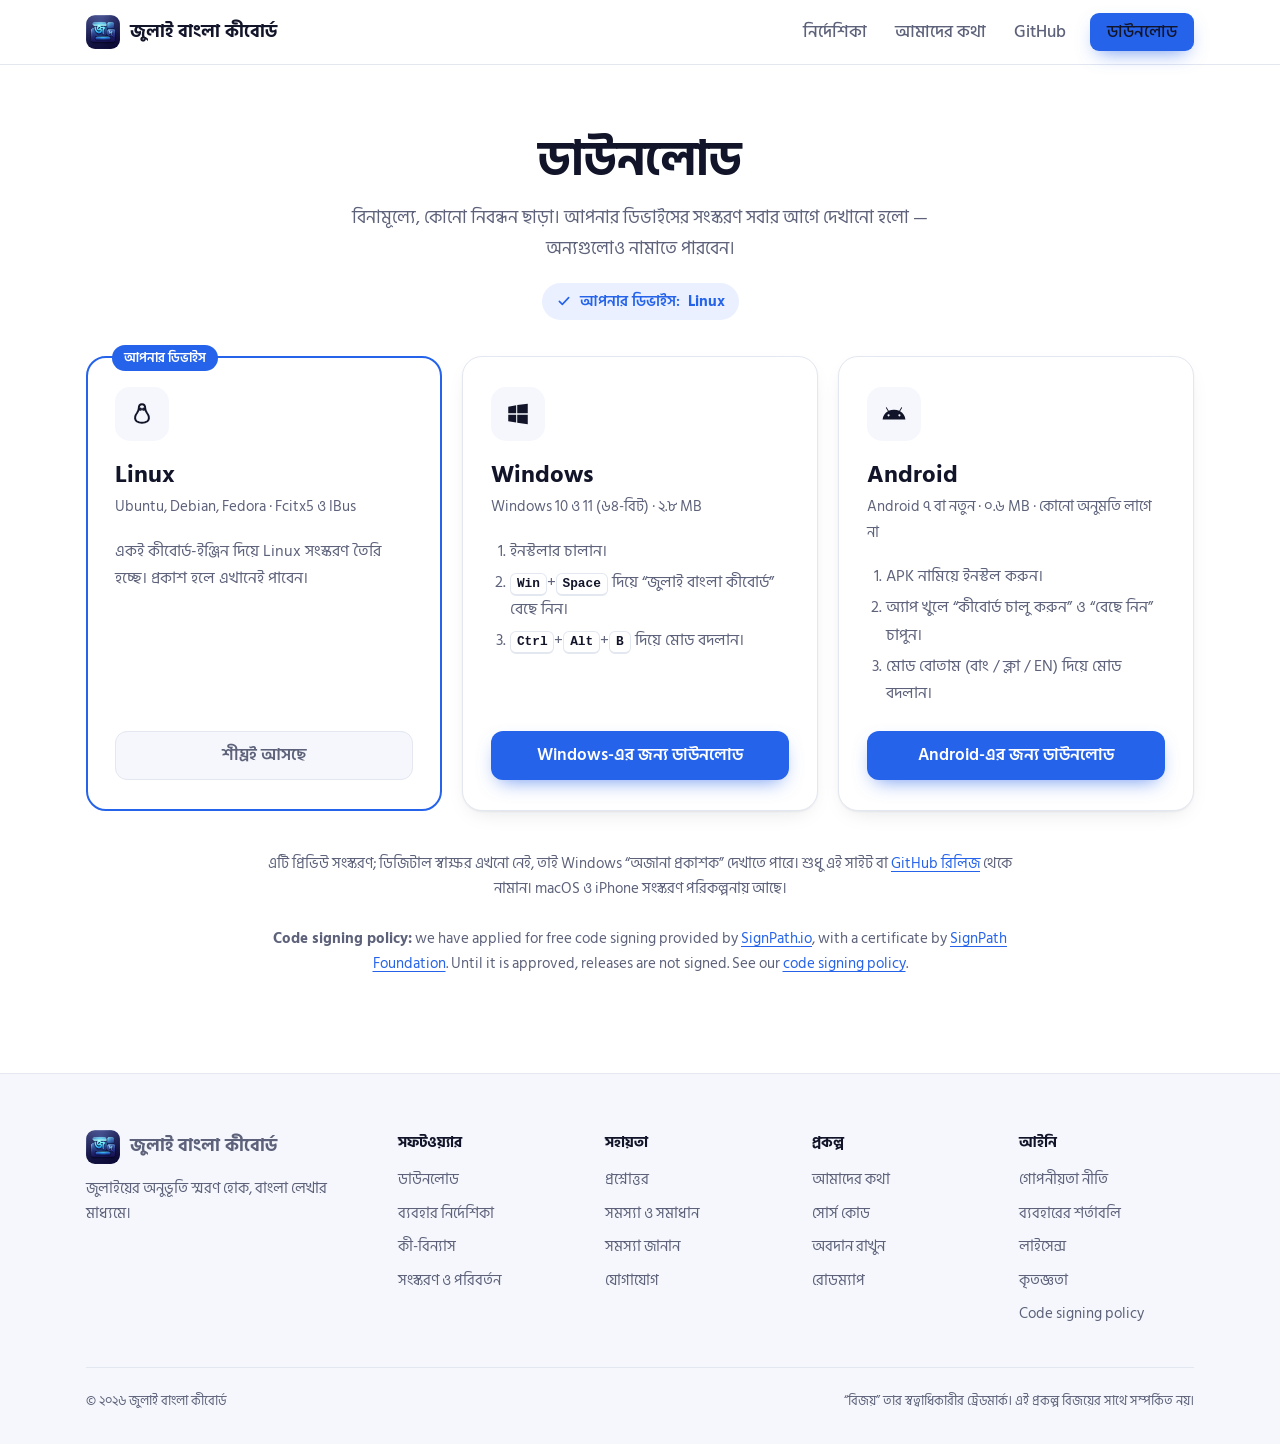
<file: website/download.html>
<!doctype html>
<html lang="bn">
<head>
  <meta charset="utf-8">
  <meta name="viewport" content="width=device-width, initial-scale=1">
  <title>ডাউনলোড — জুলাই বাংলা কীবোর্ড</title>
  <meta name="description" content="Windows ও Android-এর জন্য জুলাই বাংলা কীবোর্ড বিনামূল্যে ডাউনলোড করুন। Linux সংস্করণ শীঘ্রই।">
  <meta name="theme-color" content="#1b1d4e">
  <meta property="og:type" content="website">
  <meta property="og:site_name" content="জুলাই বাংলা কীবোর্ড">
  <meta property="og:title" content="ডাউনলোড — জুলাই বাংলা কীবোর্ড">
  <meta property="og:description" content="Windows ও Android-এর জন্য জুলাই বাংলা কীবোর্ড বিনামূল্যে ডাউনলোড করুন। Linux সংস্করণ শীঘ্রই।">
  <meta property="og:image" content="assets/july36.jpg">
  <link rel="icon" href="assets/favicon.png" type="image/png">
  <link rel="apple-touch-icon" href="assets/logo.png">
  <link rel="preload" href="assets/fonts/hind-siliguri-400-bengali.woff2" as="font" type="font/woff2" crossorigin>
  <link rel="stylesheet" href="assets/style.css">
</head>
<body>
<a class="skip" href="#main">মূল অংশে যান</a>

<header class="topbar">
  <div class="wrap topbar-inner">
    <a class="brand" href="index.html">
      <img src="assets/logo.png" alt="" width="34" height="34">
      <span>জুলাই বাংলা কীবোর্ড</span>
    </a>
    <button class="menu-btn" type="button" aria-controls="nav" aria-expanded="false" aria-label="মেনু">
      <svg width="20" height="20" viewBox="0 0 24 24" fill="none" stroke="currentColor" stroke-width="2" stroke-linecap="round"><path d="M4 7h16M4 12h16M4 17h16"/></svg>
    </button>
    <nav class="nav" id="nav" aria-label="প্রধান">
      <a href="guide.html">নির্দেশিকা</a>
      <a href="about.html">আমাদের কথা</a>
      <a href="https://github.com/promahbubul/july_bangla_keyboard">GitHub</a>
      <a class="btn btn-primary" href="download.html" aria-current="page">ডাউনলোড</a>
    </nav>
  </div>
</header>

<main id="main">
  <section class="page-head">
    <div class="wrap">
      <h1>ডাউনলোড</h1>
      <p>বিনামূল্যে, কোনো নিবন্ধন ছাড়া। আপনার ডিভাইসের সংস্করণ সবার আগে দেখানো হলো — অন্যগুলোও নামাতে পারবেন।</p>
      <span class="detected" id="detected" hidden>
        <svg width="16" height="16" viewBox="0 0 24 24" fill="none" stroke="currentColor" stroke-width="2.4" stroke-linecap="round" stroke-linejoin="round"><path d="m5 12.5 4.5 4.5L19 7"/></svg>
        আপনার ডিভাইস: <b></b>
      </span>
    </div>
  </section>

  <section>
    <div class="wrap">
      <div class="platforms" id="platforms">

        <article class="platform" data-platform="windows">
          <div class="platform-icon"><svg width="26" height="26" viewBox="0 0 24 24" fill="currentColor"><path d="M3 5.3 10.3 4v7.2H3zm8.3-1.5L21 2.5v8.7h-9.7zM3 12.6h7.3v7.3L3 18.7zm8.3 0H21v8.9l-9.7-1.4z"/></svg></div>
          <h2>Windows</h2>
          <p class="platform-meta">Windows 10 ও 11 (৬৪-বিট) · ২.৮ MB</p>
          <ol>
            <li>ইনস্টলার চালান।</li>
            <li><kbd>Win</kbd>+<kbd>Space</kbd> দিয়ে “জুলাই বাংলা কীবোর্ড” বেছে নিন।</li>
            <li><kbd>Ctrl</kbd>+<kbd>Alt</kbd>+<kbd>B</kbd> দিয়ে মোড বদলান।</li>
          </ol>
          <a class="btn btn-primary" data-download="windows" href="https://github.com/promahbubul/july_bangla_keyboard/releases/latest">Windows-এর জন্য ডাউনলোড</a>
        </article>

        <article class="platform" data-platform="android">
          <div class="platform-icon"><svg width="26" height="26" viewBox="0 0 24 24" fill="currentColor"><path d="M17.6 9.5 19.4 6.4a.4.4 0 0 0-.7-.4l-1.8 3.1A11 11 0 0 0 12 8a11 11 0 0 0-4.9 1.1L5.3 6a.4.4 0 0 0-.7.4l1.8 3.1A9.8 9.8 0 0 0 1.5 17h21a9.8 9.8 0 0 0-4.9-7.5zM7 14.2a1 1 0 1 1 0-2 1 1 0 0 1 0 2zm10 0a1 1 0 1 1 0-2 1 1 0 0 1 0 2z"/></svg></div>
          <h2>Android</h2>
          <p class="platform-meta">Android ৭ বা নতুন · ০.৬ MB · কোনো অনুমতি লাগে না</p>
          <ol>
            <li>APK নামিয়ে ইনস্টল করুন।</li>
            <li>অ্যাপ খুলে “কীবোর্ড চালু করুন” ও “বেছে নিন” চাপুন।</li>
            <li>মোড বোতাম (বাং / ক্লা / EN) দিয়ে মোড বদলান।</li>
          </ol>
          <a class="btn btn-primary" data-download="android" href="https://github.com/promahbubul/july_bangla_keyboard/releases/latest">Android-এর জন্য ডাউনলোড</a>
        </article>

        <article class="platform platform-soon" data-platform="linux">
          <div class="platform-icon"><svg width="26" height="26" viewBox="0 0 24 24" fill="none" stroke="currentColor" stroke-width="1.8" stroke-linecap="round" stroke-linejoin="round"><path d="M12 3c-2 0-3 1.7-3 4 0 1.6-.6 2.6-1.6 4.1C6 13 5 15 6 17.4c.6 1.4 2 2.1 3.2 2.3M12 3c2 0 3 1.7 3 4 0 1.6.6 2.6 1.6 4.1C18 13 19 15 18 17.4c-.6 1.4-2 2.1-3.2 2.3M9.2 19.7c.9.2 1.8.3 2.8.3s1.9-.1 2.8-.3"/><circle cx="10.5" cy="7.5" r=".6" fill="currentColor"/><circle cx="13.5" cy="7.5" r=".6" fill="currentColor"/></svg></div>
          <h2>Linux</h2>
          <p class="platform-meta">Ubuntu, Debian, Fedora · Fcitx5 ও IBus</p>
          <p class="soon-text">একই কীবোর্ড-ইঞ্জিন দিয়ে Linux সংস্করণ তৈরি হচ্ছে। প্রকাশ হলে এখানেই পাবেন।</p>
          <a class="btn" aria-disabled="true" role="link">শীঘ্রই আসছে</a>
        </article>

      </div>
      <p class="fineprint-box">
        এটি প্রিভিউ সংস্করণ; ডিজিটাল স্বাক্ষর এখনো নেই, তাই Windows “অজানা প্রকাশক” দেখাতে পারে।
        শুধু এই সাইট বা <a href="https://github.com/promahbubul/july_bangla_keyboard/releases">GitHub রিলিজ</a> থেকে নামান।
        macOS ও iPhone সংস্করণ পরিকল্পনায় আছে।
      </p>
      <p class="fineprint-box" lang="en">
        <strong>Code signing policy:</strong> we have applied for free code signing provided by
        <a href="https://signpath.io">SignPath.io</a>, with a certificate by
        <a href="https://signpath.org">SignPath Foundation</a>. Until it is approved, releases are not signed.
        See our <a href="code-signing.html">code signing policy</a>.
      </p>
    </div>
  </section>
</main>

<footer class="footer">
  <div class="wrap">
    <div class="footer-grid">
      <div class="footer-brand">
        <a class="brand" href="index.html">
          <img src="assets/logo.png" alt="" width="34" height="34">
          <span>জুলাই বাংলা কীবোর্ড</span>
        </a>
        <p>জুলাইয়ের অনুভূতি স্মরণ হোক, বাংলা লেখার মাধ্যমে।</p>
      </div>
      <div>
        <h4>সফটওয়্যার</h4>
        <ul>
          <li><a href="download.html">ডাউনলোড</a></li>
          <li><a href="guide.html">ব্যবহার নির্দেশিকা</a></li>
          <li><a href="index.html#layout">কী-বিন্যাস</a></li>
          <li><a href="https://github.com/promahbubul/july_bangla_keyboard/releases">সংস্করণ ও পরিবর্তন</a></li>
        </ul>
      </div>
      <div>
        <h4>সহায়তা</h4>
        <ul>
          <li><a href="guide.html#faq">প্রশ্নোত্তর</a></li>
          <li><a href="guide.html#troubleshooting">সমস্যা ও সমাধান</a></li>
          <li><a href="https://github.com/promahbubul/july_bangla_keyboard/issues/new/choose">সমস্যা জানান</a></li>
          <li><a href="about.html#contact">যোগাযোগ</a></li>
        </ul>
      </div>
      <div>
        <h4>প্রকল্প</h4>
        <ul>
          <li><a href="about.html">আমাদের কথা</a></li>
          <li><a href="https://github.com/promahbubul/july_bangla_keyboard">সোর্স কোড</a></li>
          <li><a href="about.html#contribute">অবদান রাখুন</a></li>
          <li><a href="https://github.com/promahbubul/july_bangla_keyboard/blob/main/docs/ROADMAP.md">রোডম্যাপ</a></li>
        </ul>
      </div>
      <div>
        <h4>আইনি</h4>
        <ul>
          <li><a href="privacy.html">গোপনীয়তা নীতি</a></li>
          <li><a href="terms.html">ব্যবহারের শর্তাবলি</a></li>
          <li><a href="terms.html#license">লাইসেন্স</a></li>
          <li><a href="terms.html#credits">কৃতজ্ঞতা</a></li>
          <li><a href="code-signing.html">Code signing policy</a></li>
        </ul>
      </div>
    </div>
    <div class="footer-bottom">
      <span>© <span data-year>২০২৬</span> জুলাই বাংলা কীবোর্ড</span>
      <span>“বিজয়” তার স্বত্বাধিকারীর ট্রেডমার্ক। এই প্রকল্প বিজয়ের সাথে সম্পর্কিত নয়।</span>
    </div>
  </div>
</footer>

<script src="assets/site.js"></script>
</body>
</html>
</file>
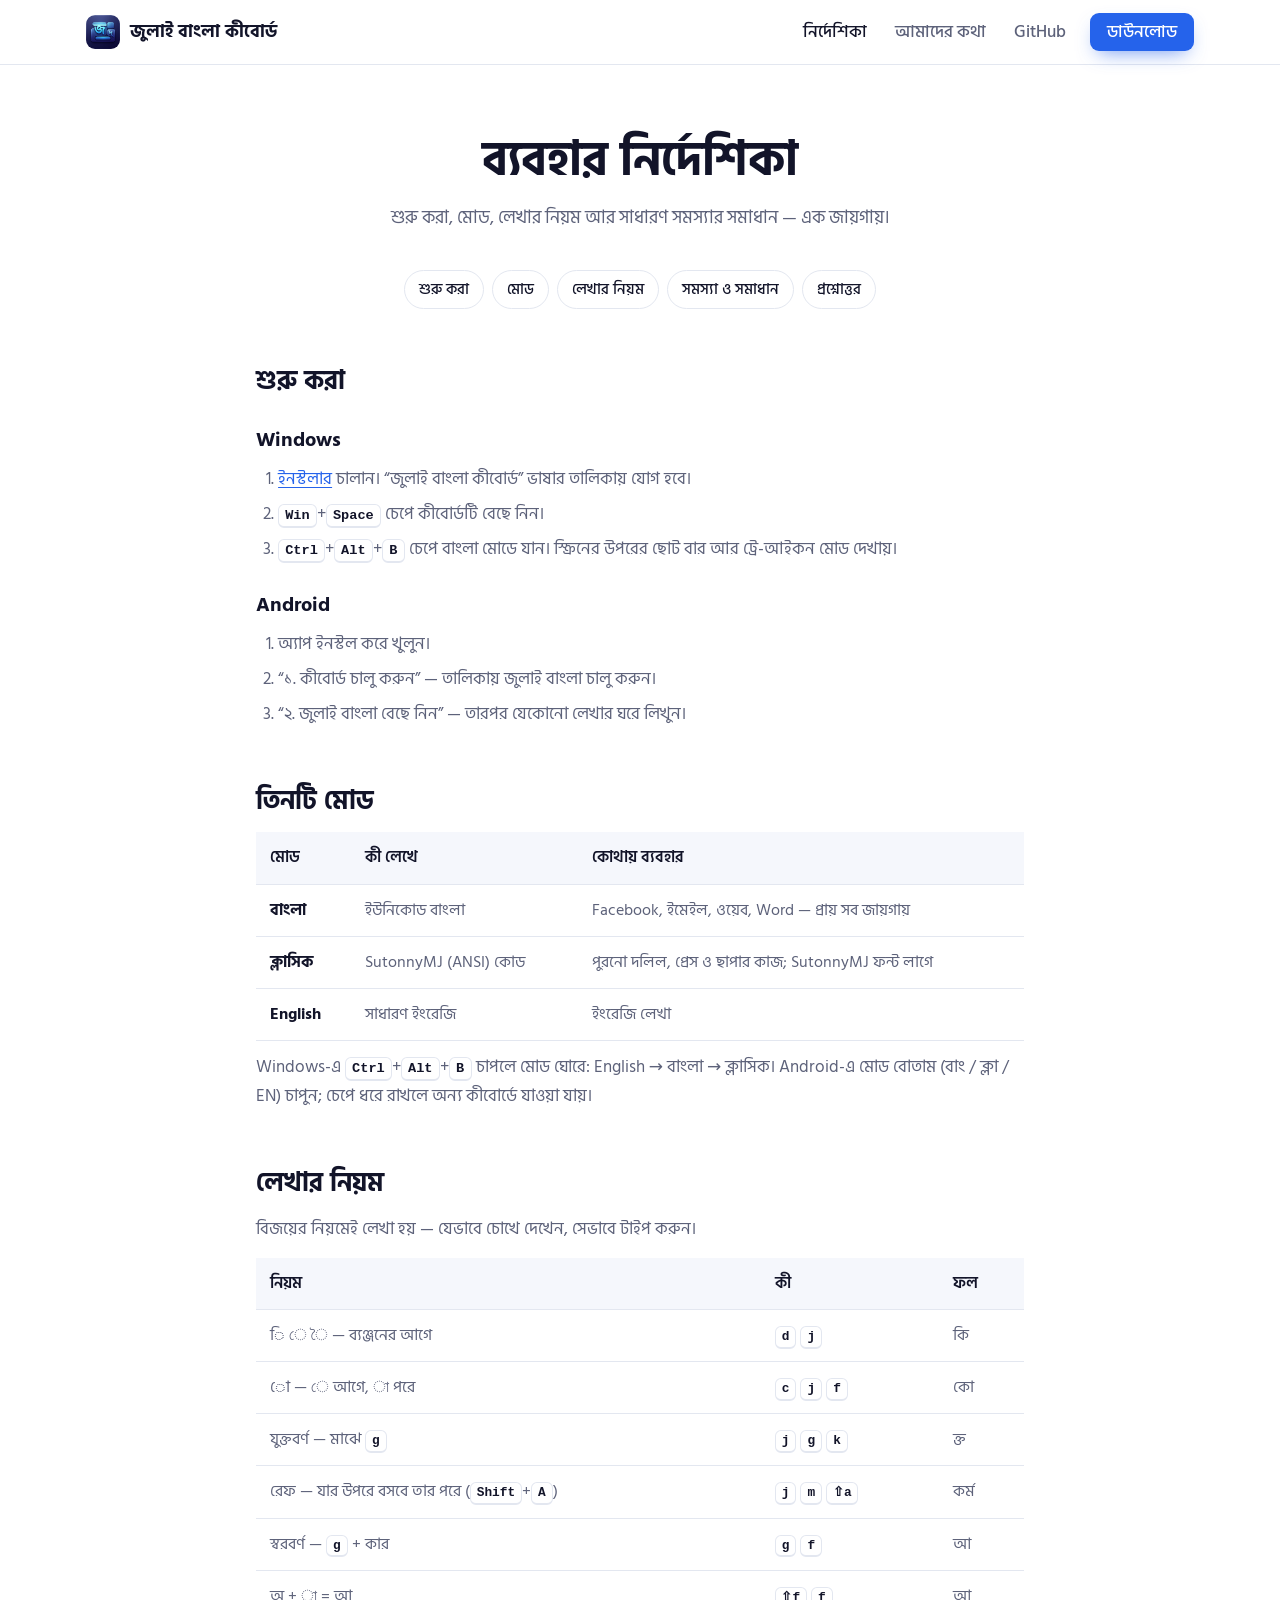
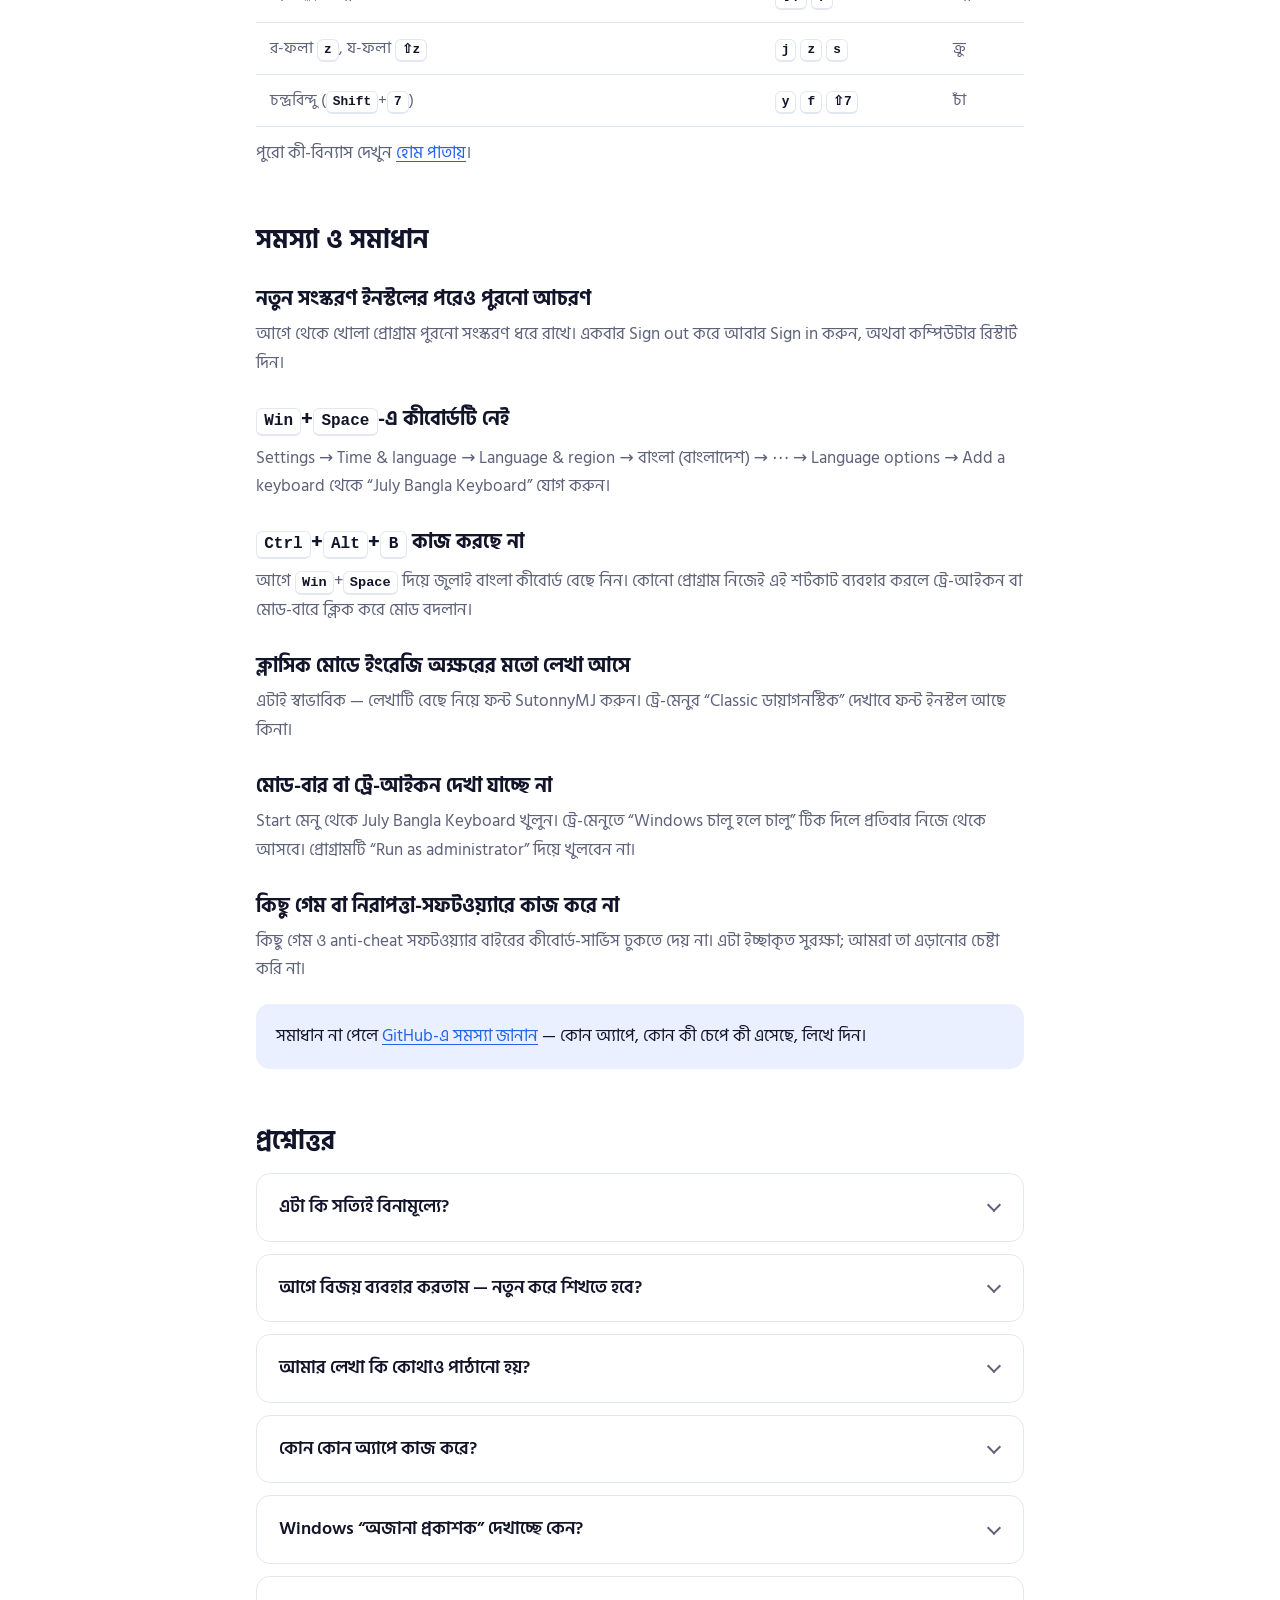
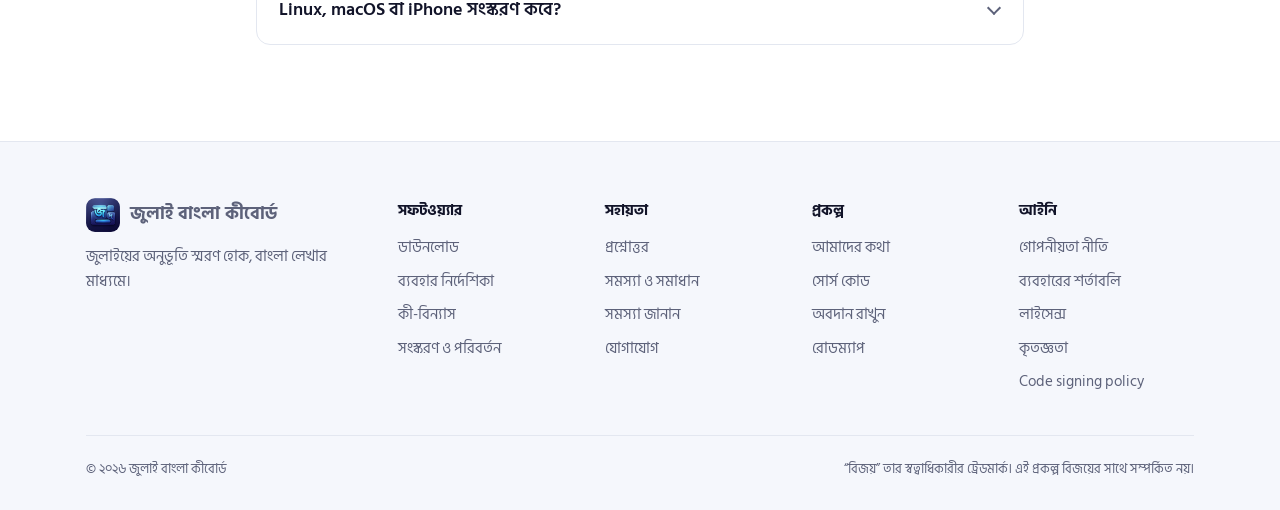
<file: website/guide.html>
<!doctype html>
<html lang="bn">
<head>
  <meta charset="utf-8">
  <meta name="viewport" content="width=device-width, initial-scale=1">
  <title>ব্যবহার নির্দেশিকা — জুলাই বাংলা কীবোর্ড</title>
  <meta name="description" content="শুরু করা, মোড, বিজয় লেখার নিয়ম, সমস্যা ও সমাধান এবং প্রশ্নোত্তর।">
  <meta name="theme-color" content="#1b1d4e">
  <meta property="og:type" content="website">
  <meta property="og:site_name" content="জুলাই বাংলা কীবোর্ড">
  <meta property="og:title" content="ব্যবহার নির্দেশিকা — জুলাই বাংলা কীবোর্ড">
  <meta property="og:description" content="শুরু করা, মোড, বিজয় লেখার নিয়ম, সমস্যা ও সমাধান এবং প্রশ্নোত্তর।">
  <meta property="og:image" content="assets/july36.jpg">
  <link rel="icon" href="assets/favicon.png" type="image/png">
  <link rel="apple-touch-icon" href="assets/logo.png">
  <link rel="preload" href="assets/fonts/hind-siliguri-400-bengali.woff2" as="font" type="font/woff2" crossorigin>
  <link rel="stylesheet" href="assets/style.css">
</head>
<body>
<a class="skip" href="#main">মূল অংশে যান</a>

<header class="topbar">
  <div class="wrap topbar-inner">
    <a class="brand" href="index.html">
      <img src="assets/logo.png" alt="" width="34" height="34">
      <span>জুলাই বাংলা কীবোর্ড</span>
    </a>
    <button class="menu-btn" type="button" aria-controls="nav" aria-expanded="false" aria-label="মেনু">
      <svg width="20" height="20" viewBox="0 0 24 24" fill="none" stroke="currentColor" stroke-width="2" stroke-linecap="round"><path d="M4 7h16M4 12h16M4 17h16"/></svg>
    </button>
    <nav class="nav" id="nav" aria-label="প্রধান">
      <a href="guide.html" aria-current="page">নির্দেশিকা</a>
      <a href="about.html">আমাদের কথা</a>
      <a href="https://github.com/promahbubul/july_bangla_keyboard">GitHub</a>
      <a class="btn btn-primary" href="download.html">ডাউনলোড</a>
    </nav>
  </div>
</header>

<main id="main">
  <section class="page-head">
    <div class="wrap wrap-narrow">
      <h1>ব্যবহার নির্দেশিকা</h1>
      <p>শুরু করা, মোড, লেখার নিয়ম আর সাধারণ সমস্যার সমাধান — এক জায়গায়।</p>
    </div>
  </section>

  <article class="article">
    <div class="wrap wrap-narrow">
      <nav class="toc" aria-label="এই পাতায়">
        <a href="#start">শুরু করা</a>
        <a href="#modes">মোড</a>
        <a href="#rules">লেখার নিয়ম</a>
        <a href="#troubleshooting">সমস্যা ও সমাধান</a>
        <a href="#faq">প্রশ্নোত্তর</a>
      </nav>

      <h2 id="start">শুরু করা</h2>
      <h3>Windows</h3>
      <ol>
        <li><a href="download.html">ইনস্টলার</a> চালান। “জুলাই বাংলা কীবোর্ড” ভাষার তালিকায় যোগ হবে।</li>
        <li><kbd>Win</kbd>+<kbd>Space</kbd> চেপে কীবোর্ডটি বেছে নিন।</li>
        <li><kbd>Ctrl</kbd>+<kbd>Alt</kbd>+<kbd>B</kbd> চেপে বাংলা মোডে যান। স্ক্রিনের উপরের ছোট বার আর ট্রে-আইকন মোড দেখায়।</li>
      </ol>
      <h3>Android</h3>
      <ol>
        <li>অ্যাপ ইনস্টল করে খুলুন।</li>
        <li>“১. কীবোর্ড চালু করুন” — তালিকায় জুলাই বাংলা চালু করুন।</li>
        <li>“২. জুলাই বাংলা বেছে নিন” — তারপর যেকোনো লেখার ঘরে লিখুন।</li>
      </ol>

      <h2 id="modes">তিনটি মোড</h2>
      <div class="table-wrap">
        <table>
          <thead><tr><th>মোড</th><th>কী লেখে</th><th>কোথায় ব্যবহার</th></tr></thead>
          <tbody>
            <tr><td><strong>বাংলা</strong></td><td>ইউনিকোড বাংলা</td><td>Facebook, ইমেইল, ওয়েব, Word — প্রায় সব জায়গায়</td></tr>
            <tr><td><strong>ক্লাসিক</strong></td><td>SutonnyMJ (ANSI) কোড</td><td>পুরনো দলিল, প্রেস ও ছাপার কাজ; SutonnyMJ ফন্ট লাগে</td></tr>
            <tr><td><strong>English</strong></td><td>সাধারণ ইংরেজি</td><td>ইংরেজি লেখা</td></tr>
          </tbody>
        </table>
      </div>
      <p style="margin-top:12px">Windows-এ <kbd>Ctrl</kbd>+<kbd>Alt</kbd>+<kbd>B</kbd> চাপলে মোড ঘোরে: English → বাংলা → ক্লাসিক। Android-এ মোড বোতাম (বাং / ক্লা / EN) চাপুন; চেপে ধরে রাখলে অন্য কীবোর্ডে যাওয়া যায়।</p>

      <h2 id="rules">লেখার নিয়ম</h2>
      <p>বিজয়ের নিয়মেই লেখা হয় — যেভাবে চোখে দেখেন, সেভাবে টাইপ করুন।</p>
      <div class="table-wrap">
        <table>
          <thead><tr><th>নিয়ম</th><th>কী</th><th>ফল</th></tr></thead>
          <tbody>
            <tr><td>ি ে ৈ — ব্যঞ্জনের আগে</td><td><kbd>d</kbd> <kbd>j</kbd></td><td>কি</td></tr>
            <tr><td>ো — ে আগে, া পরে</td><td><kbd>c</kbd> <kbd>j</kbd> <kbd>f</kbd></td><td>কো</td></tr>
            <tr><td>যুক্তবর্ণ — মাঝে <kbd>g</kbd></td><td><kbd>j</kbd> <kbd>g</kbd> <kbd>k</kbd></td><td>ক্ত</td></tr>
            <tr><td>রেফ — যার উপরে বসবে তার পরে (<kbd>Shift</kbd>+<kbd>A</kbd>)</td><td><kbd>j</kbd> <kbd>m</kbd> <kbd>⇧a</kbd></td><td>কর্ম</td></tr>
            <tr><td>স্বরবর্ণ — <kbd>g</kbd> + কার</td><td><kbd>g</kbd> <kbd>f</kbd></td><td>আ</td></tr>
            <tr><td>অ + া = আ</td><td><kbd>⇧f</kbd> <kbd>f</kbd></td><td>আ</td></tr>
            <tr><td>র-ফলা <kbd>z</kbd>, য-ফলা <kbd>⇧z</kbd></td><td><kbd>j</kbd> <kbd>z</kbd> <kbd>s</kbd></td><td>ক্রু</td></tr>
            <tr><td>চন্দ্রবিন্দু (<kbd>Shift</kbd>+<kbd>7</kbd>)</td><td><kbd>y</kbd> <kbd>f</kbd> <kbd>⇧7</kbd></td><td>চাঁ</td></tr>
          </tbody>
        </table>
      </div>
      <p style="margin-top:12px">পুরো কী-বিন্যাস দেখুন <a href="index.html#layout">হোম পাতায়</a>।</p>

      <h2 id="troubleshooting">সমস্যা ও সমাধান</h2>
      <h3>নতুন সংস্করণ ইনস্টলের পরেও পুরনো আচরণ</h3>
      <p>আগে থেকে খোলা প্রোগ্রাম পুরনো সংস্করণ ধরে রাখে। একবার Sign out করে আবার Sign in করুন, অথবা কম্পিউটার রিস্টার্ট দিন।</p>
      <h3><kbd>Win</kbd>+<kbd>Space</kbd>-এ কীবোর্ডটি নেই</h3>
      <p>Settings → Time &amp; language → Language &amp; region → বাংলা (বাংলাদেশ) → ⋯ → Language options → Add a keyboard থেকে “July Bangla Keyboard” যোগ করুন।</p>
      <h3><kbd>Ctrl</kbd>+<kbd>Alt</kbd>+<kbd>B</kbd> কাজ করছে না</h3>
      <p>আগে <kbd>Win</kbd>+<kbd>Space</kbd> দিয়ে জুলাই বাংলা কীবোর্ড বেছে নিন। কোনো প্রোগ্রাম নিজেই এই শর্টকাট ব্যবহার করলে ট্রে-আইকন বা মোড-বারে ক্লিক করে মোড বদলান।</p>
      <h3>ক্লাসিক মোডে ইংরেজি অক্ষরের মতো লেখা আসে</h3>
      <p>এটাই স্বাভাবিক — লেখাটি বেছে নিয়ে ফন্ট SutonnyMJ করুন। ট্রে-মেনুর “Classic ডায়াগনস্টিক” দেখাবে ফন্ট ইনস্টল আছে কিনা।</p>
      <h3>মোড-বার বা ট্রে-আইকন দেখা যাচ্ছে না</h3>
      <p>Start মেনু থেকে July Bangla Keyboard খুলুন। ট্রে-মেনুতে “Windows চালু হলে চালু” টিক দিলে প্রতিবার নিজে থেকে আসবে। প্রোগ্রামটি “Run as administrator” দিয়ে খুলবেন না।</p>
      <h3>কিছু গেম বা নিরাপত্তা-সফটওয়্যারে কাজ করে না</h3>
      <p>কিছু গেম ও anti-cheat সফটওয়্যার বাইরের কীবোর্ড-সার্ভিস ঢুকতে দেয় না। এটা ইচ্ছাকৃত সুরক্ষা; আমরা তা এড়ানোর চেষ্টা করি না।</p>
      <div class="callout"><p>সমাধান না পেলে <a href="https://github.com/promahbubul/july_bangla_keyboard/issues/new/choose">GitHub-এ সমস্যা জানান</a> — কোন অ্যাপে, কোন কী চেপে কী এসেছে, লিখে দিন।</p></div>

      <h2 id="faq">প্রশ্নোত্তর</h2>
      <div class="faq">
        <details><summary>এটা কি সত্যিই বিনামূল্যে?</summary><p>হ্যাঁ। কোনো টাকা, নিবন্ধন বা বিজ্ঞাপন নেই। সব কোড GitHub-এ খোলা।</p></details>
        <details><summary>আগে বিজয় ব্যবহার করতাম — নতুন করে শিখতে হবে?</summary><p>না। কী-বিন্যাস আর লেখার নিয়ম বিজয়ের মতোই। জুলাই বাংলা কীবোর্ড একটি স্বাধীন প্রকল্প, যা বিজয়-সামঞ্জস্যপূর্ণ লেআউট ব্যবহার করে।</p></details>
        <details><summary>আমার লেখা কি কোথাও পাঠানো হয়?</summary><p>না। কীবোর্ড ইন্টারনেট ব্যবহার করে না, লেখা জমা রাখে না। বিস্তারিত <a href="privacy.html">গোপনীয়তা নীতি</a>তে।</p></details>
        <details><summary>কোন কোন অ্যাপে কাজ করে?</summary><p>Windows-এর নিজস্ব ইনপুট ব্যবস্থায় (TSF) তৈরি, তাই Word, Notepad, Chrome, Edge, Facebook-সহ সাধারণ অ্যাপে কাজ করে। Android-এ যেকোনো লেখার ঘরে।</p></details>
        <details><summary>Windows “অজানা প্রকাশক” দেখাচ্ছে কেন?</summary><p>প্রিভিউ সংস্করণে এখনো ডিজিটাল স্বাক্ষর নেই; চূড়ান্ত সংস্করণে থাকবে। শুধু এই সাইট বা GitHub থেকেই নামান।</p></details>
        <details><summary>Linux, macOS বা iPhone সংস্করণ কবে?</summary><p>Linux সংস্করণ তৈরি হচ্ছে; macOS ও iPhone পরিকল্পনায় আছে। সব সংস্করণ একই কীবোর্ড-ইঞ্জিন ব্যবহার করবে।</p></details>
      </div>
    </div>
  </article>
</main>

<footer class="footer">
  <div class="wrap">
    <div class="footer-grid">
      <div class="footer-brand">
        <a class="brand" href="index.html">
          <img src="assets/logo.png" alt="" width="34" height="34">
          <span>জুলাই বাংলা কীবোর্ড</span>
        </a>
        <p>জুলাইয়ের অনুভূতি স্মরণ হোক, বাংলা লেখার মাধ্যমে।</p>
      </div>
      <div>
        <h4>সফটওয়্যার</h4>
        <ul>
          <li><a href="download.html">ডাউনলোড</a></li>
          <li><a href="guide.html">ব্যবহার নির্দেশিকা</a></li>
          <li><a href="index.html#layout">কী-বিন্যাস</a></li>
          <li><a href="https://github.com/promahbubul/july_bangla_keyboard/releases">সংস্করণ ও পরিবর্তন</a></li>
        </ul>
      </div>
      <div>
        <h4>সহায়তা</h4>
        <ul>
          <li><a href="guide.html#faq">প্রশ্নোত্তর</a></li>
          <li><a href="guide.html#troubleshooting">সমস্যা ও সমাধান</a></li>
          <li><a href="https://github.com/promahbubul/july_bangla_keyboard/issues/new/choose">সমস্যা জানান</a></li>
          <li><a href="about.html#contact">যোগাযোগ</a></li>
        </ul>
      </div>
      <div>
        <h4>প্রকল্প</h4>
        <ul>
          <li><a href="about.html">আমাদের কথা</a></li>
          <li><a href="https://github.com/promahbubul/july_bangla_keyboard">সোর্স কোড</a></li>
          <li><a href="about.html#contribute">অবদান রাখুন</a></li>
          <li><a href="https://github.com/promahbubul/july_bangla_keyboard/blob/main/docs/ROADMAP.md">রোডম্যাপ</a></li>
        </ul>
      </div>
      <div>
        <h4>আইনি</h4>
        <ul>
          <li><a href="privacy.html">গোপনীয়তা নীতি</a></li>
          <li><a href="terms.html">ব্যবহারের শর্তাবলি</a></li>
          <li><a href="terms.html#license">লাইসেন্স</a></li>
          <li><a href="terms.html#credits">কৃতজ্ঞতা</a></li>
          <li><a href="code-signing.html">Code signing policy</a></li>
        </ul>
      </div>
    </div>
    <div class="footer-bottom">
      <span>© <span data-year>২০২৬</span> জুলাই বাংলা কীবোর্ড</span>
      <span>“বিজয়” তার স্বত্বাধিকারীর ট্রেডমার্ক। এই প্রকল্প বিজয়ের সাথে সম্পর্কিত নয়।</span>
    </div>
  </div>
</footer>

<script src="assets/site.js"></script>
</body>
</html>
</file>
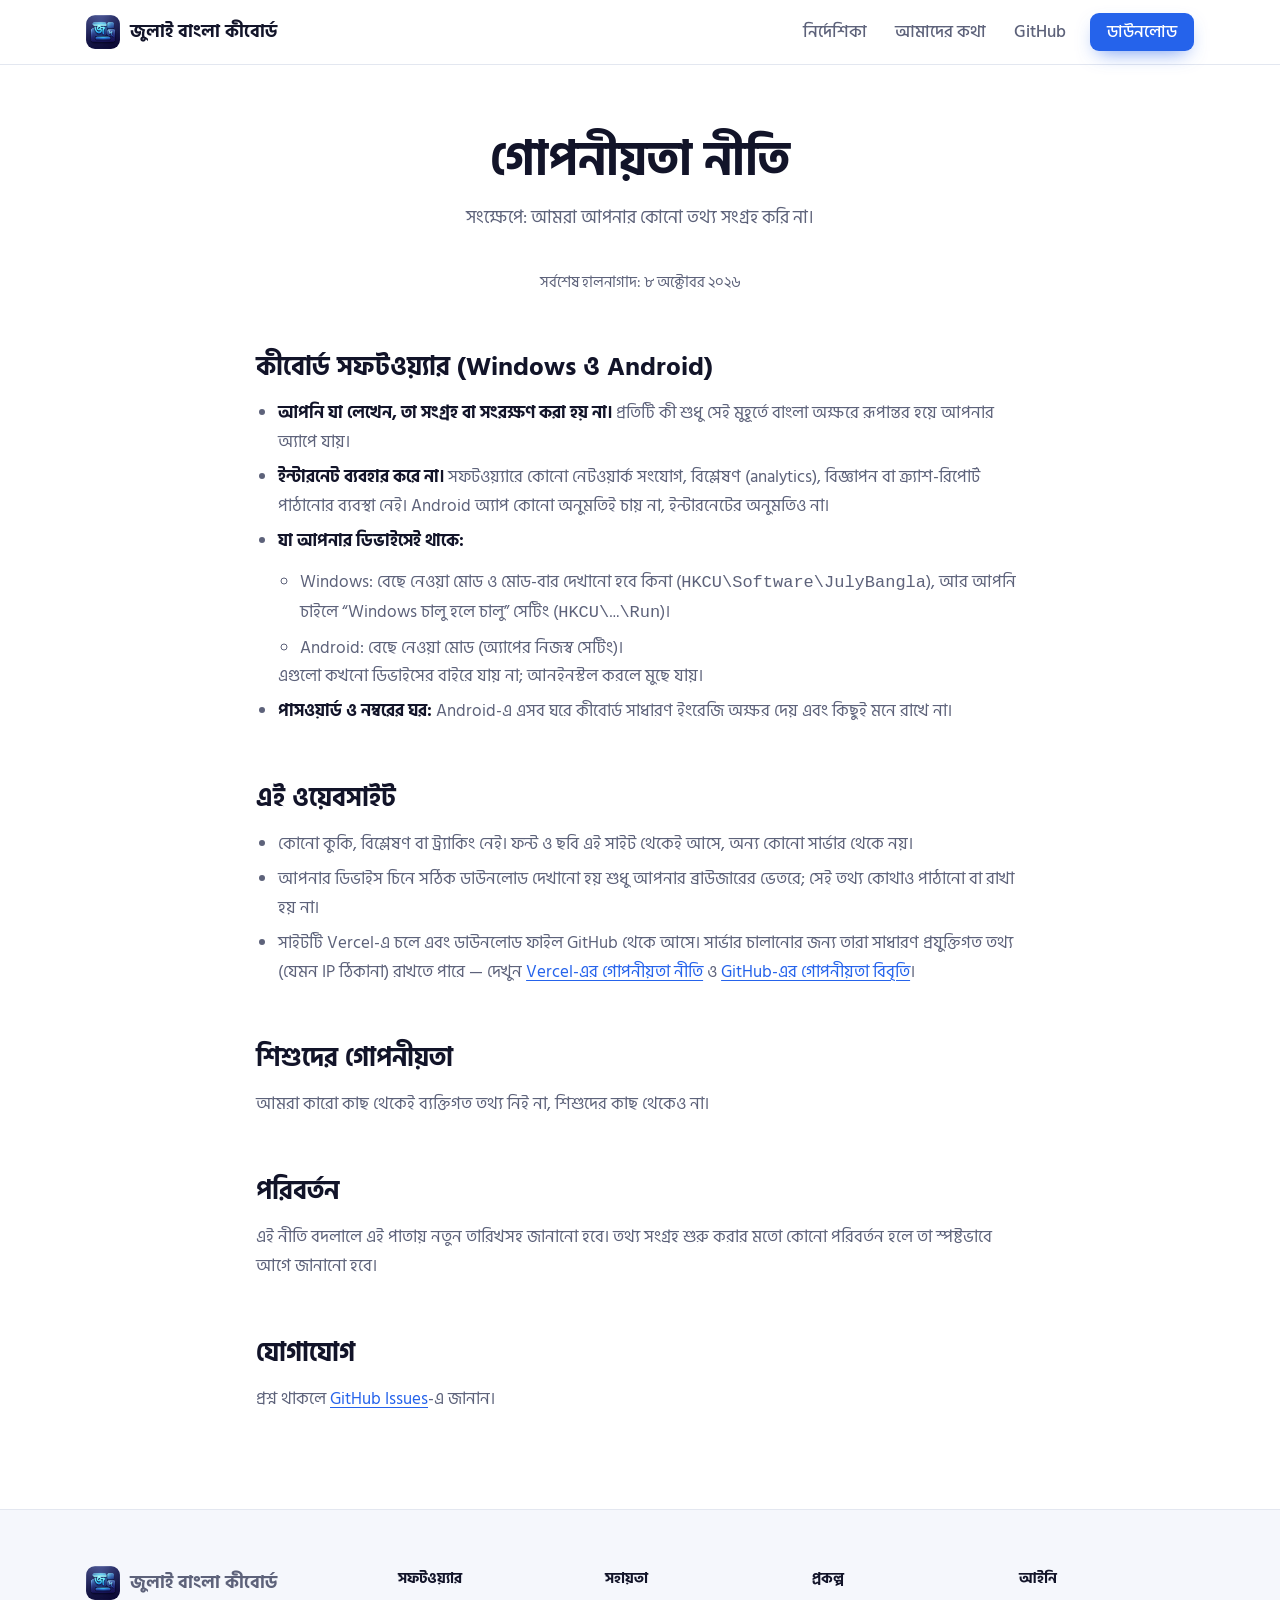
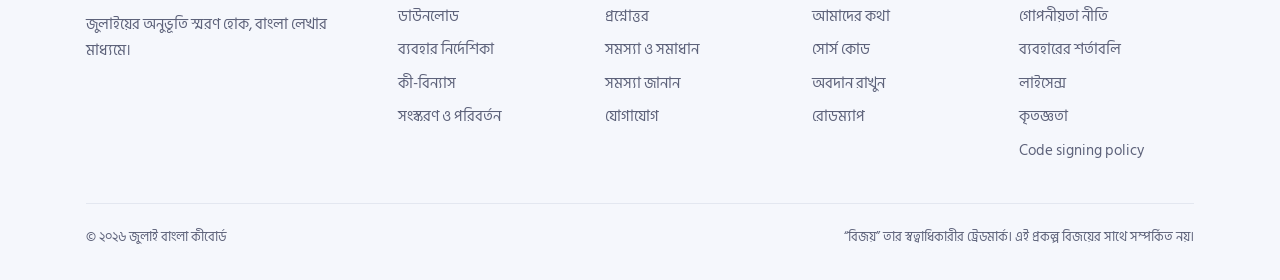
<file: website/privacy.html>
<!doctype html>
<html lang="bn">
<head>
  <meta charset="utf-8">
  <meta name="viewport" content="width=device-width, initial-scale=1">
  <title>গোপনীয়তা নীতি — জুলাই বাংলা কীবোর্ড</title>
  <meta name="description" content="জুলাই বাংলা কীবোর্ড কোনো তথ্য সংগ্রহ করে না, ইন্টারনেট ব্যবহার করে না।">
  <meta name="theme-color" content="#1b1d4e">
  <meta property="og:type" content="website">
  <meta property="og:site_name" content="জুলাই বাংলা কীবোর্ড">
  <meta property="og:title" content="গোপনীয়তা নীতি — জুলাই বাংলা কীবোর্ড">
  <meta property="og:description" content="জুলাই বাংলা কীবোর্ড কোনো তথ্য সংগ্রহ করে না, ইন্টারনেট ব্যবহার করে না।">
  <meta property="og:image" content="assets/july36.jpg">
  <link rel="icon" href="assets/favicon.png" type="image/png">
  <link rel="apple-touch-icon" href="assets/logo.png">
  <link rel="preload" href="assets/fonts/hind-siliguri-400-bengali.woff2" as="font" type="font/woff2" crossorigin>
  <link rel="stylesheet" href="assets/style.css">
</head>
<body>
<a class="skip" href="#main">মূল অংশে যান</a>

<header class="topbar">
  <div class="wrap topbar-inner">
    <a class="brand" href="index.html">
      <img src="assets/logo.png" alt="" width="34" height="34">
      <span>জুলাই বাংলা কীবোর্ড</span>
    </a>
    <button class="menu-btn" type="button" aria-controls="nav" aria-expanded="false" aria-label="মেনু">
      <svg width="20" height="20" viewBox="0 0 24 24" fill="none" stroke="currentColor" stroke-width="2" stroke-linecap="round"><path d="M4 7h16M4 12h16M4 17h16"/></svg>
    </button>
    <nav class="nav" id="nav" aria-label="প্রধান">
      <a href="guide.html">নির্দেশিকা</a>
      <a href="about.html">আমাদের কথা</a>
      <a href="https://github.com/promahbubul/july_bangla_keyboard">GitHub</a>
      <a class="btn btn-primary" href="download.html">ডাউনলোড</a>
    </nav>
  </div>
</header>

<main id="main">
  <section class="page-head">
    <div class="wrap wrap-narrow">
      <h1>গোপনীয়তা নীতি</h1>
      <p>সংক্ষেপে: আমরা আপনার কোনো তথ্য সংগ্রহ করি না।</p>
    </div>
  </section>

  <article class="article">
    <div class="wrap wrap-narrow">
      <p class="updated">সর্বশেষ হালনাগাদ: ৮ অক্টোবর ২০২৬</p>

      <h2>কীবোর্ড সফটওয়্যার (Windows ও Android)</h2>
      <ul>
        <li><strong>আপনি যা লেখেন, তা সংগ্রহ বা সংরক্ষণ করা হয় না।</strong> প্রতিটি কী শুধু সেই মুহূর্তে বাংলা অক্ষরে রূপান্তর হয়ে আপনার অ্যাপে যায়।</li>
        <li><strong>ইন্টারনেট ব্যবহার করে না।</strong> সফটওয়্যারে কোনো নেটওয়ার্ক সংযোগ, বিশ্লেষণ (analytics), বিজ্ঞাপন বা ক্র্যাশ-রিপোর্ট পাঠানোর ব্যবস্থা নেই। Android অ্যাপ কোনো অনুমতিই চায় না, ইন্টারনেটের অনুমতিও না।</li>
        <li><strong>যা আপনার ডিভাইসেই থাকে:</strong>
          <ul>
            <li>Windows: বেছে নেওয়া মোড ও মোড-বার দেখানো হবে কিনা (<code>HKCU\Software\JulyBangla</code>), আর আপনি চাইলে “Windows চালু হলে চালু” সেটিং (<code>HKCU\…\Run</code>)।</li>
            <li>Android: বেছে নেওয়া মোড (অ্যাপের নিজস্ব সেটিং)।</li>
          </ul>
          এগুলো কখনো ডিভাইসের বাইরে যায় না; আনইনস্টল করলে মুছে যায়।</li>
        <li><strong>পাসওয়ার্ড ও নম্বরের ঘর:</strong> Android-এ এসব ঘরে কীবোর্ড সাধারণ ইংরেজি অক্ষর দেয় এবং কিছুই মনে রাখে না।</li>
      </ul>

      <h2>এই ওয়েবসাইট</h2>
      <ul>
        <li>কোনো কুকি, বিশ্লেষণ বা ট্র্যাকিং নেই। ফন্ট ও ছবি এই সাইট থেকেই আসে, অন্য কোনো সার্ভার থেকে নয়।</li>
        <li>আপনার ডিভাইস চিনে সঠিক ডাউনলোড দেখানো হয় শুধু আপনার ব্রাউজারের ভেতরে; সেই তথ্য কোথাও পাঠানো বা রাখা হয় না।</li>
        <li>সাইটটি Vercel-এ চলে এবং ডাউনলোড ফাইল GitHub থেকে আসে। সার্ভার চালানোর জন্য তারা সাধারণ প্রযুক্তিগত তথ্য (যেমন IP ঠিকানা) রাখতে পারে — দেখুন <a href="https://vercel.com/legal/privacy-policy">Vercel-এর গোপনীয়তা নীতি</a> ও <a href="https://docs.github.com/site-policy/privacy-policies/github-general-privacy-statement">GitHub-এর গোপনীয়তা বিবৃতি</a>।</li>
      </ul>

      <h2>শিশুদের গোপনীয়তা</h2>
      <p>আমরা কারো কাছ থেকেই ব্যক্তিগত তথ্য নিই না, শিশুদের কাছ থেকেও না।</p>

      <h2>পরিবর্তন</h2>
      <p>এই নীতি বদলালে এই পাতায় নতুন তারিখসহ জানানো হবে। তথ্য সংগ্রহ শুরু করার মতো কোনো পরিবর্তন হলে তা স্পষ্টভাবে আগে জানানো হবে।</p>

      <h2>যোগাযোগ</h2>
      <p>প্রশ্ন থাকলে <a href="https://github.com/promahbubul/july_bangla_keyboard/issues">GitHub Issues</a>-এ জানান।</p>
    </div>
  </article>
</main>

<footer class="footer">
  <div class="wrap">
    <div class="footer-grid">
      <div class="footer-brand">
        <a class="brand" href="index.html">
          <img src="assets/logo.png" alt="" width="34" height="34">
          <span>জুলাই বাংলা কীবোর্ড</span>
        </a>
        <p>জুলাইয়ের অনুভূতি স্মরণ হোক, বাংলা লেখার মাধ্যমে।</p>
      </div>
      <div>
        <h4>সফটওয়্যার</h4>
        <ul>
          <li><a href="download.html">ডাউনলোড</a></li>
          <li><a href="guide.html">ব্যবহার নির্দেশিকা</a></li>
          <li><a href="index.html#layout">কী-বিন্যাস</a></li>
          <li><a href="https://github.com/promahbubul/july_bangla_keyboard/releases">সংস্করণ ও পরিবর্তন</a></li>
        </ul>
      </div>
      <div>
        <h4>সহায়তা</h4>
        <ul>
          <li><a href="guide.html#faq">প্রশ্নোত্তর</a></li>
          <li><a href="guide.html#troubleshooting">সমস্যা ও সমাধান</a></li>
          <li><a href="https://github.com/promahbubul/july_bangla_keyboard/issues/new/choose">সমস্যা জানান</a></li>
          <li><a href="about.html#contact">যোগাযোগ</a></li>
        </ul>
      </div>
      <div>
        <h4>প্রকল্প</h4>
        <ul>
          <li><a href="about.html">আমাদের কথা</a></li>
          <li><a href="https://github.com/promahbubul/july_bangla_keyboard">সোর্স কোড</a></li>
          <li><a href="about.html#contribute">অবদান রাখুন</a></li>
          <li><a href="https://github.com/promahbubul/july_bangla_keyboard/blob/main/docs/ROADMAP.md">রোডম্যাপ</a></li>
        </ul>
      </div>
      <div>
        <h4>আইনি</h4>
        <ul>
          <li><a href="privacy.html">গোপনীয়তা নীতি</a></li>
          <li><a href="terms.html">ব্যবহারের শর্তাবলি</a></li>
          <li><a href="terms.html#license">লাইসেন্স</a></li>
          <li><a href="terms.html#credits">কৃতজ্ঞতা</a></li>
          <li><a href="code-signing.html">Code signing policy</a></li>
        </ul>
      </div>
    </div>
    <div class="footer-bottom">
      <span>© <span data-year>২০২৬</span> জুলাই বাংলা কীবোর্ড</span>
      <span>“বিজয়” তার স্বত্বাধিকারীর ট্রেডমার্ক। এই প্রকল্প বিজয়ের সাথে সম্পর্কিত নয়।</span>
    </div>
  </div>
</footer>

<script src="assets/site.js"></script>
</body>
</html>
</file>
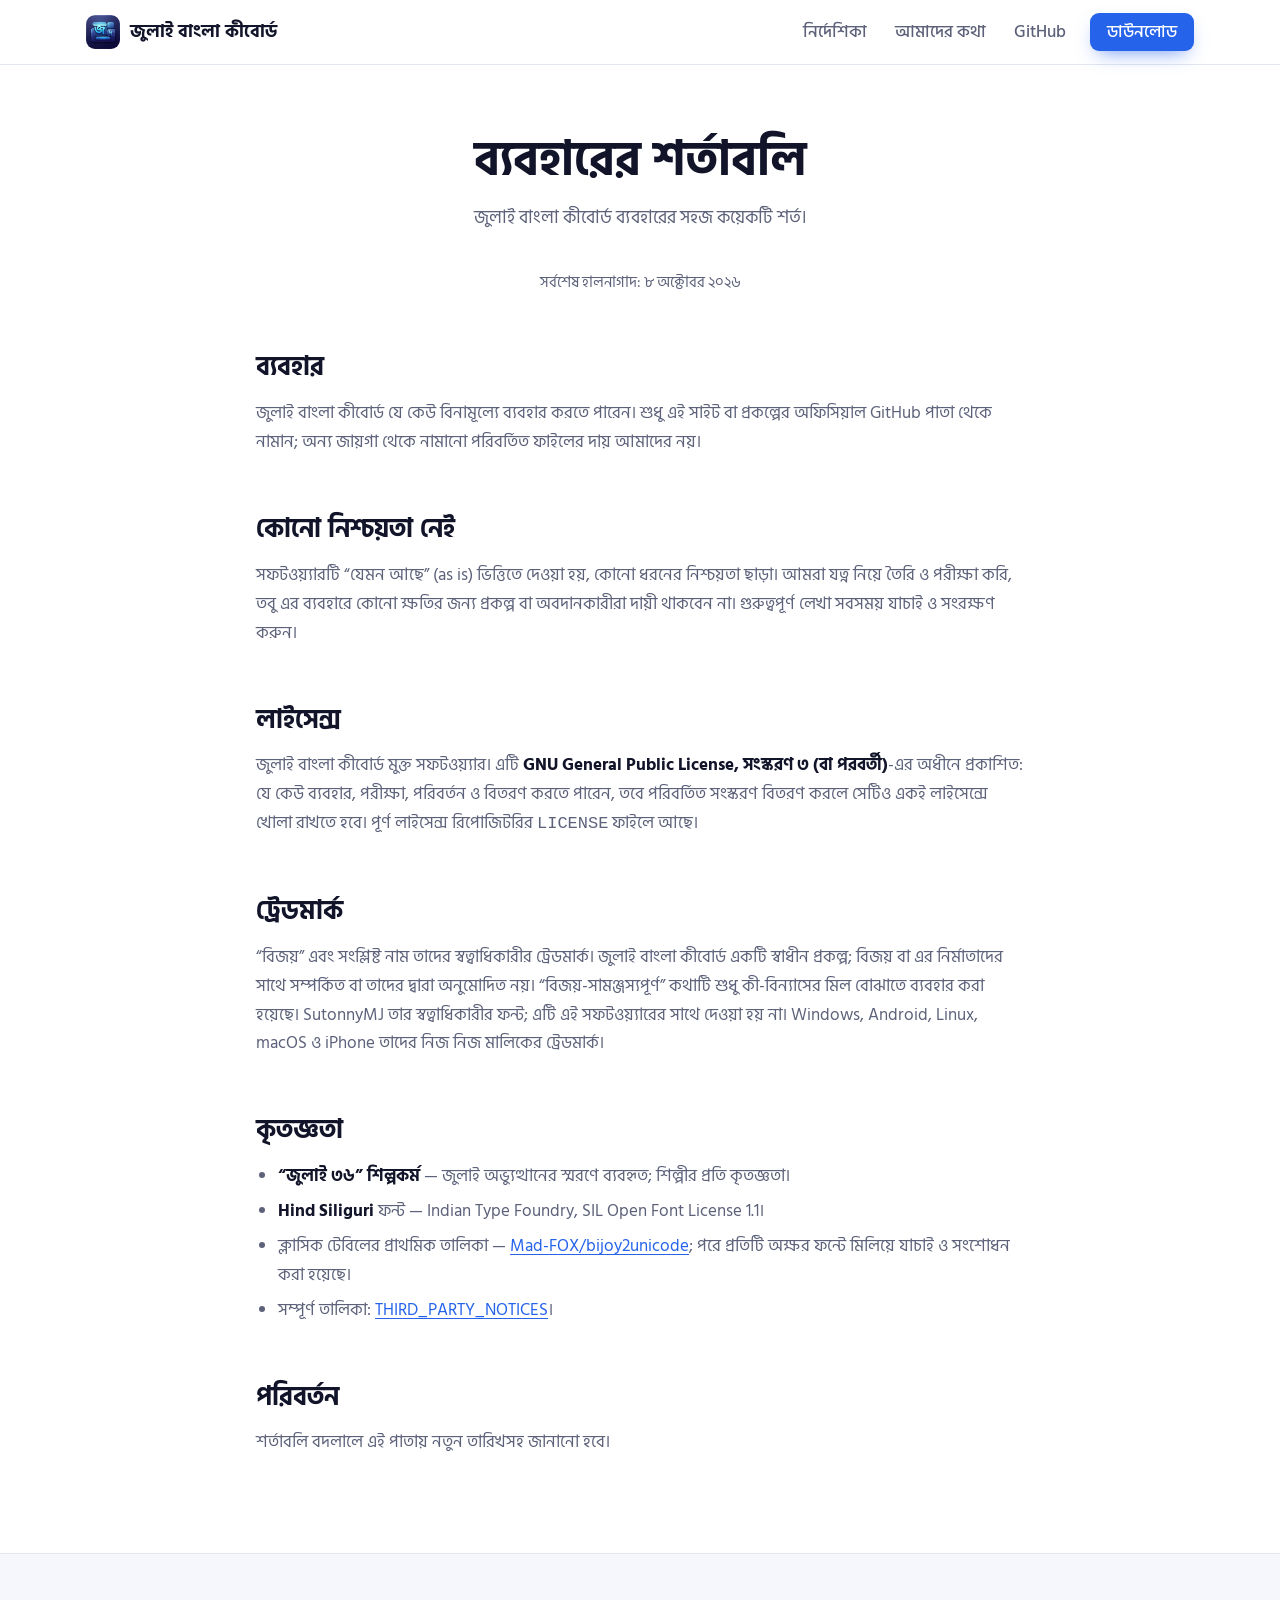
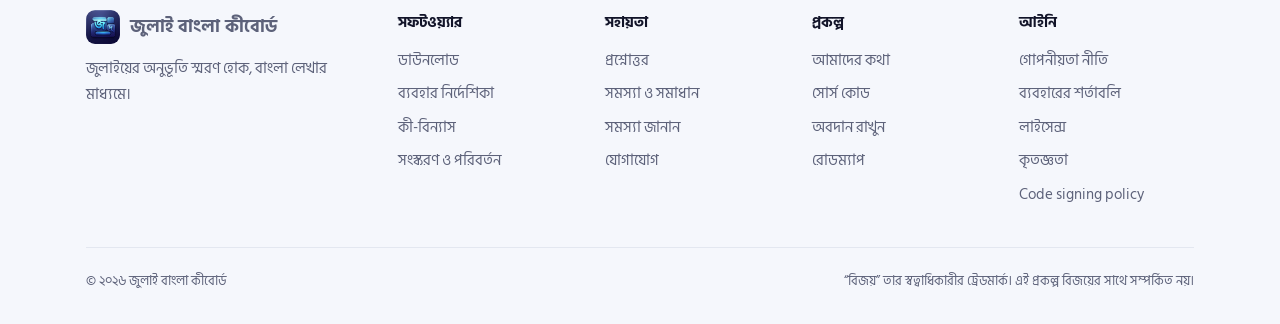
<file: website/terms.html>
<!doctype html>
<html lang="bn">
<head>
  <meta charset="utf-8">
  <meta name="viewport" content="width=device-width, initial-scale=1">
  <title>ব্যবহারের শর্তাবলি — জুলাই বাংলা কীবোর্ড</title>
  <meta name="description" content="ব্যবহারের শর্ত, লাইসেন্স, ট্রেডমার্ক ও কৃতজ্ঞতা।">
  <meta name="theme-color" content="#1b1d4e">
  <meta property="og:type" content="website">
  <meta property="og:site_name" content="জুলাই বাংলা কীবোর্ড">
  <meta property="og:title" content="ব্যবহারের শর্তাবলি — জুলাই বাংলা কীবোর্ড">
  <meta property="og:description" content="ব্যবহারের শর্ত, লাইসেন্স, ট্রেডমার্ক ও কৃতজ্ঞতা।">
  <meta property="og:image" content="assets/july36.jpg">
  <link rel="icon" href="assets/favicon.png" type="image/png">
  <link rel="apple-touch-icon" href="assets/logo.png">
  <link rel="preload" href="assets/fonts/hind-siliguri-400-bengali.woff2" as="font" type="font/woff2" crossorigin>
  <link rel="stylesheet" href="assets/style.css">
</head>
<body>
<a class="skip" href="#main">মূল অংশে যান</a>

<header class="topbar">
  <div class="wrap topbar-inner">
    <a class="brand" href="index.html">
      <img src="assets/logo.png" alt="" width="34" height="34">
      <span>জুলাই বাংলা কীবোর্ড</span>
    </a>
    <button class="menu-btn" type="button" aria-controls="nav" aria-expanded="false" aria-label="মেনু">
      <svg width="20" height="20" viewBox="0 0 24 24" fill="none" stroke="currentColor" stroke-width="2" stroke-linecap="round"><path d="M4 7h16M4 12h16M4 17h16"/></svg>
    </button>
    <nav class="nav" id="nav" aria-label="প্রধান">
      <a href="guide.html">নির্দেশিকা</a>
      <a href="about.html">আমাদের কথা</a>
      <a href="https://github.com/promahbubul/july_bangla_keyboard">GitHub</a>
      <a class="btn btn-primary" href="download.html">ডাউনলোড</a>
    </nav>
  </div>
</header>

<main id="main">
  <section class="page-head">
    <div class="wrap wrap-narrow">
      <h1>ব্যবহারের শর্তাবলি</h1>
      <p>জুলাই বাংলা কীবোর্ড ব্যবহারের সহজ কয়েকটি শর্ত।</p>
    </div>
  </section>

  <article class="article">
    <div class="wrap wrap-narrow">
      <p class="updated">সর্বশেষ হালনাগাদ: ৮ অক্টোবর ২০২৬</p>

      <h2>ব্যবহার</h2>
      <p>জুলাই বাংলা কীবোর্ড যে কেউ বিনামূল্যে ব্যবহার করতে পারেন। শুধু এই সাইট বা প্রকল্পের অফিসিয়াল GitHub পাতা থেকে নামান; অন্য জায়গা থেকে নামানো পরিবর্তিত ফাইলের দায় আমাদের নয়।</p>

      <h2>কোনো নিশ্চয়তা নেই</h2>
      <p>সফটওয়্যারটি “যেমন আছে” (as is) ভিত্তিতে দেওয়া হয়, কোনো ধরনের নিশ্চয়তা ছাড়া। আমরা যত্ন নিয়ে তৈরি ও পরীক্ষা করি, তবু এর ব্যবহারে কোনো ক্ষতির জন্য প্রকল্প বা অবদানকারীরা দায়ী থাকবেন না। গুরুত্বপূর্ণ লেখা সবসময় যাচাই ও সংরক্ষণ করুন।</p>

      <h2 id="license">লাইসেন্স</h2>
      <p>জুলাই বাংলা কীবোর্ড মুক্ত সফটওয়্যার। এটি <strong>GNU General Public License, সংস্করণ ৩ (বা পরবর্তী)</strong>-এর অধীনে প্রকাশিত: যে কেউ ব্যবহার, পরীক্ষা, পরিবর্তন ও বিতরণ করতে পারেন, তবে পরিবর্তিত সংস্করণ বিতরণ করলে সেটিও একই লাইসেন্সে খোলা রাখতে হবে। পূর্ণ লাইসেন্স রিপোজিটরির <code>LICENSE</code> ফাইলে আছে।</p>

      <h2 id="trademarks">ট্রেডমার্ক</h2>
      <p>“বিজয়” এবং সংশ্লিষ্ট নাম তাদের স্বত্বাধিকারীর ট্রেডমার্ক। জুলাই বাংলা কীবোর্ড একটি স্বাধীন প্রকল্প; বিজয় বা এর নির্মাতাদের সাথে সম্পর্কিত বা তাদের দ্বারা অনুমোদিত নয়। “বিজয়-সামঞ্জস্যপূর্ণ” কথাটি শুধু কী-বিন্যাসের মিল বোঝাতে ব্যবহার করা হয়েছে। SutonnyMJ তার স্বত্বাধিকারীর ফন্ট; এটি এই সফটওয়্যারের সাথে দেওয়া হয় না। Windows, Android, Linux, macOS ও iPhone তাদের নিজ নিজ মালিকের ট্রেডমার্ক।</p>

      <h2 id="credits">কৃতজ্ঞতা</h2>
      <ul>
        <li><strong>“জুলাই ৩৬” শিল্পকর্ম</strong> — জুলাই অভ্যুত্থানের স্মরণে ব্যবহৃত; শিল্পীর প্রতি কৃতজ্ঞতা।</li>
        <li><strong>Hind Siliguri</strong> ফন্ট — Indian Type Foundry, SIL Open Font License 1.1।</li>
        <li>ক্লাসিক টেবিলের প্রাথমিক তালিকা — <a href="https://github.com/Mad-FOX/bijoy2unicode">Mad-FOX/bijoy2unicode</a>; পরে প্রতিটি অক্ষর ফন্টে মিলিয়ে যাচাই ও সংশোধন করা হয়েছে।</li>
        <li>সম্পূর্ণ তালিকা: <a href="https://github.com/promahbubul/july_bangla_keyboard/blob/main/THIRD_PARTY_NOTICES.md">THIRD_PARTY_NOTICES</a>।</li>
      </ul>

      <h2>পরিবর্তন</h2>
      <p>শর্তাবলি বদলালে এই পাতায় নতুন তারিখসহ জানানো হবে।</p>
    </div>
  </article>
</main>

<footer class="footer">
  <div class="wrap">
    <div class="footer-grid">
      <div class="footer-brand">
        <a class="brand" href="index.html">
          <img src="assets/logo.png" alt="" width="34" height="34">
          <span>জুলাই বাংলা কীবোর্ড</span>
        </a>
        <p>জুলাইয়ের অনুভূতি স্মরণ হোক, বাংলা লেখার মাধ্যমে।</p>
      </div>
      <div>
        <h4>সফটওয়্যার</h4>
        <ul>
          <li><a href="download.html">ডাউনলোড</a></li>
          <li><a href="guide.html">ব্যবহার নির্দেশিকা</a></li>
          <li><a href="index.html#layout">কী-বিন্যাস</a></li>
          <li><a href="https://github.com/promahbubul/july_bangla_keyboard/releases">সংস্করণ ও পরিবর্তন</a></li>
        </ul>
      </div>
      <div>
        <h4>সহায়তা</h4>
        <ul>
          <li><a href="guide.html#faq">প্রশ্নোত্তর</a></li>
          <li><a href="guide.html#troubleshooting">সমস্যা ও সমাধান</a></li>
          <li><a href="https://github.com/promahbubul/july_bangla_keyboard/issues/new/choose">সমস্যা জানান</a></li>
          <li><a href="about.html#contact">যোগাযোগ</a></li>
        </ul>
      </div>
      <div>
        <h4>প্রকল্প</h4>
        <ul>
          <li><a href="about.html">আমাদের কথা</a></li>
          <li><a href="https://github.com/promahbubul/july_bangla_keyboard">সোর্স কোড</a></li>
          <li><a href="about.html#contribute">অবদান রাখুন</a></li>
          <li><a href="https://github.com/promahbubul/july_bangla_keyboard/blob/main/docs/ROADMAP.md">রোডম্যাপ</a></li>
        </ul>
      </div>
      <div>
        <h4>আইনি</h4>
        <ul>
          <li><a href="privacy.html">গোপনীয়তা নীতি</a></li>
          <li><a href="terms.html">ব্যবহারের শর্তাবলি</a></li>
          <li><a href="terms.html#license">লাইসেন্স</a></li>
          <li><a href="terms.html#credits">কৃতজ্ঞতা</a></li>
          <li><a href="code-signing.html">Code signing policy</a></li>
        </ul>
      </div>
    </div>
    <div class="footer-bottom">
      <span>© <span data-year>২০২৬</span> জুলাই বাংলা কীবোর্ড</span>
      <span>“বিজয়” তার স্বত্বাধিকারীর ট্রেডমার্ক। এই প্রকল্প বিজয়ের সাথে সম্পর্কিত নয়।</span>
    </div>
  </div>
</footer>

<script src="assets/site.js"></script>
</body>
</html>
</file>
<file: website/assets/style.css>
/* July Bangla Keyboard website.
   Brand: logo blue and navy for the interface, July red and green for remembrance. */

@import url("fonts.css");

:root {
  --blue: #2563eb;
  --blue-600: #1d4fd8;
  --blue-soft: #eaf0ff;
  --navy: #1b1d4e;
  --navy-2: #2a2e72;
  --red: #f42a41;
  --green: #00a36c;
  --bg: #ffffff;
  --bg-alt: #f5f7fc;
  --text: #121429;
  --muted: #5d627a;
  --line: #e3e7f0;
  --card: #ffffff;
  --shadow: 0 1px 2px rgba(18, 20, 41, 0.05), 0 8px 24px -12px rgba(18, 20, 41, 0.18);
  --key: #ffffff;
  --key-fn: #c5c9d3;
  --key-text: #121429;
  --key-shadow: #9fa4b1;
  --kb-tray: #d6d9e0;
  --radius: 16px;
  --font: "Hind Siliguri", "Nirmala UI", "Noto Sans Bengali", system-ui, sans-serif;
}

@media (prefers-color-scheme: dark) {
  :root {
    --blue: #5b8cff;
    --blue-600: #4a7cf5;
    --blue-soft: #1b2546;
    --bg: #0d0f1c;
    --bg-alt: #121527;
    --text: #eef0f9;
    --muted: #a2a7bf;
    --line: #23283f;
    --card: #151930;
    --shadow: 0 1px 2px rgba(0, 0, 0, 0.3), 0 8px 24px -12px rgba(0, 0, 0, 0.6);
    --key: #5f6066;
    --key-fn: #3d3e44;
    --key-text: #ffffff;
    --key-shadow: #121214;
    --kb-tray: #26272c;
  }
}

*, *::before, *::after { box-sizing: border-box; }
html { scroll-behavior: smooth; -webkit-text-size-adjust: 100%; }
body {
  margin: 0;
  background: var(--bg);
  color: var(--text);
  font-family: var(--font);
  font-size: 17px;
  line-height: 1.7;
  -webkit-font-smoothing: antialiased;
  overflow-wrap: break-word;
}
img, svg { display: block; max-width: 100%; height: auto; }
a { color: var(--blue); text-decoration-thickness: 1px; text-underline-offset: 3px; }
h1, h2, h3 { line-height: 1.3; margin: 0; font-weight: 700; }
p { margin: 0; }

kbd {
  display: inline-block;
  min-width: 1.7em;
  padding: 0 0.45em;
  border: 1px solid var(--line);
  border-bottom-width: 2px;
  border-radius: 6px;
  background: var(--card);
  color: var(--text);
  font: 600 0.8em/1.55 ui-monospace, "Cascadia Mono", Consolas, monospace;
  text-align: center;
  white-space: nowrap;
}

.wrap { width: 100%; max-width: 1140px; margin: 0 auto; padding: 0 16px; }
.wrap-narrow { max-width: 800px; }
.skip { position: absolute; left: -999px; top: 8px; background: var(--blue); color: #fff; padding: 8px 14px; border-radius: 8px; z-index: 50; }
.skip:focus { left: 8px; }
:focus-visible { outline: 3px solid color-mix(in srgb, var(--blue) 60%, transparent); outline-offset: 2px; border-radius: 6px; }

/* ---------- Header ---------- */
.topbar {
  position: sticky; top: 0; z-index: 20;
  background: color-mix(in srgb, var(--bg) 85%, transparent);
  backdrop-filter: saturate(1.4) blur(12px);
  -webkit-backdrop-filter: saturate(1.4) blur(12px);
  border-bottom: 1px solid var(--line);
}
.topbar-inner { display: flex; align-items: center; gap: 24px; height: 64px; }
.brand { display: flex; align-items: center; gap: 10px; color: var(--text); text-decoration: none; font-weight: 700; font-size: 18px; white-space: nowrap; margin-right: auto; }
.brand img { width: 34px; height: 34px; border-radius: 9px; }
.nav { display: flex; align-items: center; gap: 4px; }
.nav a { color: var(--muted); text-decoration: none; font-weight: 500; padding: 6px 12px; border-radius: 9px; }
.nav a:hover { color: var(--text); background: var(--bg-alt); }
.nav a[aria-current="page"] { color: var(--text); }
.nav .btn { margin-left: 8px; color: #fff; padding: 8px 16px; }
.nav .btn:hover { background: var(--blue-600); color: #fff; }
.menu-btn { display: none; border: 1px solid var(--line); background: var(--card); color: var(--text); border-radius: 10px; width: 42px; height: 40px; cursor: pointer; }
.menu-btn svg { margin: auto; }

/* ---------- Buttons ---------- */
.btn {
  display: inline-flex; align-items: center; justify-content: center; gap: 10px;
  padding: 13px 22px;
  border-radius: 12px; border: 1px solid transparent;
  font: inherit; font-weight: 600; font-size: 17px; line-height: 1.2;
  text-decoration: none; cursor: pointer;
  transition: background 0.15s ease, transform 0.15s ease, box-shadow 0.15s ease;
}
.btn svg { flex: none; }
.btn-primary { background: var(--blue); color: #fff; box-shadow: 0 8px 20px -8px color-mix(in srgb, var(--blue) 70%, transparent); }
.btn-primary:hover { background: var(--blue-600); transform: translateY(-1px); }
.btn-ghost { background: var(--card); color: var(--text); border-color: var(--line); }
.btn-ghost:hover { border-color: color-mix(in srgb, var(--blue) 40%, var(--line)); }
.btn-lg { padding: 16px 26px; font-size: 18px; }
.btn[aria-disabled="true"] { background: var(--bg-alt); color: var(--muted); box-shadow: none; cursor: default; border-color: var(--line); transform: none; }
.btn-sub { display: block; font-size: 13px; font-weight: 500; opacity: 0.85; margin-top: 2px; }
.btn-stack { flex-direction: column; align-items: flex-start; gap: 0; }

/* ---------- Hero ---------- */
.hero { position: relative; overflow: hidden; padding: 72px 0 80px; }
.hero::before {
  content: ""; position: absolute; inset: -40% -10% auto auto; width: 70%; height: 140%;
  background: radial-gradient(closest-side, color-mix(in srgb, var(--blue) 20%, transparent), transparent);
  pointer-events: none;
}
.hero-inner { position: relative; display: grid; grid-template-columns: minmax(0, 1.1fr) minmax(0, 1fr); gap: 56px; align-items: center; }
.pill { display: inline-flex; align-items: center; gap: 8px; padding: 4px 12px 4px 6px; border-radius: 999px; background: var(--blue-soft); color: var(--blue); font-size: 14px; font-weight: 600; }
.pill b { background: var(--blue); color: #fff; border-radius: 999px; padding: 1px 9px; font-weight: 600; }
.hero h1 { margin: 18px 0 16px; font-size: clamp(34px, 5.4vw, 58px); letter-spacing: -0.01em; }
.hero h1 em { font-style: normal; color: var(--blue); }
.hero .lead { color: var(--muted); font-size: clamp(17px, 2vw, 20px); max-width: 30em; }
.hero-cta { display: flex; flex-wrap: wrap; align-items: center; gap: 14px 20px; margin-top: 30px; }
.other-link { color: var(--muted); font-weight: 500; text-decoration: none; }
.other-link:hover { color: var(--blue); }
.trust { display: flex; flex-wrap: wrap; gap: 8px 22px; margin: 26px 0 0; padding: 0; list-style: none; color: var(--muted); font-size: 15px; }
.trust li { display: flex; align-items: center; gap: 7px; }
.trust svg { color: var(--green); }

/* Demo window */
.demo { position: relative; }
.demo-window { background: var(--card); border: 1px solid var(--line); border-radius: 18px; box-shadow: 0 30px 70px -30px rgba(27, 29, 78, 0.45); overflow: hidden; }
.demo-bar { display: flex; align-items: center; gap: 7px; padding: 12px 16px; border-bottom: 1px solid var(--line); background: var(--bg-alt); }
.demo-bar i { width: 11px; height: 11px; border-radius: 50%; background: var(--line); }
.demo-bar span { margin-left: auto; font-size: 13px; color: var(--muted); }
.demo-text { min-height: 150px; padding: 26px 24px; font-size: clamp(22px, 2.6vw, 30px); font-weight: 500; line-height: 1.6; }
.demo-text .caret { display: inline-block; width: 2px; height: 1.05em; background: var(--blue); vertical-align: -0.15em; margin-left: 2px; animation: blink 1s steps(1) infinite; }
@keyframes blink { 50% { opacity: 0; } }
.demo-keys { display: flex; gap: 6px; padding: 0 24px 24px; flex-wrap: wrap; min-height: 54px; }
.demo-keys kbd { font-size: 15px; min-width: 2.1em; transition: background 0.1s ease, color 0.1s ease; }
.demo-keys kbd.is-hit { background: var(--blue); color: #fff; border-color: var(--blue); }
.mode-chip { position: absolute; right: -10px; bottom: -18px; display: flex; align-items: center; gap: 10px; background: var(--navy); color: #fff; border-radius: 14px; padding: 10px 16px; box-shadow: 0 14px 30px -10px rgba(27, 29, 78, 0.6); font-weight: 600; }
.mode-chip img { width: 26px; height: 26px; border-radius: 7px; }
.mode-chip small { display: block; font-weight: 500; opacity: 0.75; font-size: 12px; line-height: 1.2; }

/* ---------- Stats ---------- */
.stats { border-block: 1px solid var(--line); background: var(--bg-alt); }
.stats-inner { display: grid; grid-template-columns: repeat(4, minmax(0, 1fr)); }
.stat { padding: 26px 16px; text-align: center; }
.stat + .stat { border-left: 1px solid var(--line); }
.stat b { display: block; font-size: clamp(26px, 3.4vw, 36px); line-height: 1.2; color: var(--text); }
.stat span { color: var(--muted); font-size: 15px; }

/* ---------- Sections ---------- */
.section { padding: 96px 0; }
.section-alt { background: var(--bg-alt); }
.section-head { max-width: 640px; margin: 0 auto 48px; text-align: center; }
.eyebrow { display: block; margin-bottom: 10px; color: var(--blue); font-weight: 600; font-size: 15px; letter-spacing: 0.03em; }
.section-head h2 { font-size: clamp(28px, 3.8vw, 42px); }
.section-head p { margin-top: 12px; color: var(--muted); font-size: 18px; }

.features { display: grid; grid-template-columns: repeat(3, minmax(0, 1fr)); gap: 20px; }
.feature { background: var(--card); border: 1px solid var(--line); border-radius: var(--radius); padding: 28px; box-shadow: var(--shadow); }
.feature-icon { width: 48px; height: 48px; display: grid; place-items: center; border-radius: 13px; background: var(--blue-soft); color: var(--blue); margin-bottom: 18px; }
.feature h3 { font-size: 20px; margin-bottom: 6px; }
.feature p { color: var(--muted); font-size: 16px; }

/* ---------- Keyboard ---------- */
.kb-panel { background: var(--card); border: 1px solid var(--line); border-radius: 22px; padding: 22px; box-shadow: var(--shadow); }
.kb-toolbar { display: flex; flex-wrap: wrap; align-items: center; justify-content: space-between; gap: 12px; margin-bottom: 18px; }
.seg { display: inline-flex; gap: 4px; padding: 4px; border-radius: 12px; background: var(--bg-alt); border: 1px solid var(--line); }
.seg button { font: inherit; font-size: 15px; font-weight: 600; border: 0; border-radius: 9px; padding: 6px 14px; background: transparent; color: var(--muted); cursor: pointer; }
.seg button[aria-pressed="true"] { background: var(--card); color: var(--text); box-shadow: 0 1px 3px rgba(0, 0, 0, 0.12); }
.kb-tip { color: var(--muted); font-size: 14px; }

.kb { container-type: inline-size; background: var(--kb-tray); border-radius: 14px; padding: 10px; display: grid; gap: 7px; }
.kb-row { display: grid; grid-template-columns: repeat(60, minmax(0, 1fr)); gap: 6px; }
.kb-key {
  position: relative;
  height: clamp(34px, 5.6cqw, 60px);
  background: var(--key);
  color: var(--key-text);
  border-radius: clamp(4px, 0.7cqw, 8px);
  box-shadow: 0 1px 0 var(--key-shadow);
  transition: background 0.08s ease, transform 0.08s ease;
  user-select: none;
}
.kb-key .main { position: absolute; inset: 0; display: grid; place-items: center; font-size: clamp(13px, 2.5cqw, 26px); font-weight: 500; line-height: 1; }
.kb-key .shift { position: absolute; top: 9%; left: 9%; font-size: clamp(9px, 1.35cqw, 15px); color: var(--muted); line-height: 1; }
.kb-key .latin { position: absolute; bottom: 7%; right: 9%; font: 500 clamp(8px, 1.05cqw, 12px)/1 ui-monospace, Consolas, monospace; color: var(--muted); opacity: 0.85; text-transform: uppercase; }
.kb-key.is-unmapped .main { color: var(--muted); opacity: 0.55; font-size: clamp(11px, 1.8cqw, 18px); font-family: ui-monospace, Consolas, monospace; }
.kb-key.is-fn { background: var(--key-fn); }
.kb-key.is-fn .main { font: 500 clamp(9px, 1.35cqw, 14px)/1 var(--font); color: var(--key-text); opacity: 0.75; }
.kb-key.is-space .main { font-size: clamp(11px, 1.6cqw, 16px); opacity: 0.7; }
.kb-key.is-down { background: var(--blue); color: #fff; transform: translateY(1px); }
.kb-key.is-down .shift, .kb-key.is-down .latin, .kb-key.is-down .main { color: #fff; opacity: 1; }
.kb.show-shift .kb-key:not(.is-fn) .main { opacity: 0.25; }
.kb.show-shift .kb-key .shift { color: var(--blue); font-weight: 600; transform: scale(1.35); transform-origin: top left; }
@container (max-width: 560px) {
  .kb-key .latin { display: none; }
  .kb-row { gap: 3px; }
}
@container (max-width: 400px) {
  .kb-key .shift { top: 5%; left: 6%; }
}
.kb-note { margin-top: 14px; color: var(--muted); font-size: 14px; text-align: center; }

/* Typing examples */
.examples { display: grid; grid-template-columns: repeat(4, minmax(0, 1fr)); gap: 14px; margin-top: 36px; }
.example { background: var(--card); border: 1px solid var(--line); border-radius: 14px; padding: 16px 16px 14px; }
.example-out { font-size: 30px; font-weight: 600; color: var(--blue); line-height: 1.3; }
.example-keys { display: flex; flex-wrap: wrap; gap: 4px; margin: 8px 0 6px; }
.example-keys kbd { font-size: 13px; }
.example p { color: var(--muted); font-size: 14px; line-height: 1.5; }

/* ---------- Remembrance ---------- */
.memory { background: #0f1c18; color: #fff4e2; padding: 88px 0; overflow: hidden; }
.memory-inner { display: grid; grid-template-columns: minmax(0, 1.1fr) minmax(0, 1fr); gap: 56px; align-items: center; }
.memory figure { margin: 0; }
.memory img { border-radius: 18px; box-shadow: 0 30px 60px -20px rgba(0, 0, 0, 0.6); }
.ribbon { display: grid; gap: 4px; width: 96px; margin-bottom: 26px; }
.ribbon i { height: 3px; border-radius: 3px; background: var(--red); }
.ribbon i + i { background: var(--green); }
.memory blockquote { margin: 0; font-size: clamp(26px, 3.4vw, 38px); font-weight: 700; line-height: 1.45; }
.memory .dedication { margin-top: 18px; color: #f6b3bb; font-weight: 600; font-size: 17px; }
.memory .text-link { display: inline-block; margin-top: 24px; color: #fff4e2; font-weight: 600; }

/* ---------- CTA band ---------- */
.cta-band { padding: 0 0 96px; }
.cta-card {
  display: grid; grid-template-columns: minmax(0, 1fr) auto; gap: 24px; align-items: center;
  padding: 44px 48px; border-radius: 24px; color: #fff;
  background: linear-gradient(135deg, var(--navy) 0%, var(--navy-2) 55%, #2f4bd0 100%);
  box-shadow: 0 30px 60px -30px rgba(27, 29, 78, 0.7);
}
.cta-card h2 { font-size: clamp(26px, 3.4vw, 36px); }
.cta-card p { margin-top: 8px; opacity: 0.8; }
.cta-card .btn-primary { background: #fff; color: var(--navy); box-shadow: none; }
.cta-card .btn-primary:hover { background: #eef2ff; }
.cta-card .btn[aria-disabled="true"] { background: rgba(255, 255, 255, 0.15); color: #fff; border-color: transparent; }

/* ---------- Download page ---------- */
.page-head { padding: 64px 0 36px; text-align: center; }
.page-head h1 { font-size: clamp(32px, 4.6vw, 48px); }
.page-head p { margin: 12px auto 0; max-width: 36em; color: var(--muted); font-size: 18px; }
.detected { display: inline-flex; align-items: center; gap: 8px; margin-top: 18px; padding: 6px 14px; border-radius: 999px; background: var(--blue-soft); color: var(--blue); font-weight: 600; font-size: 15px; }
.detected[hidden] { display: none; }

.platforms { display: grid; grid-template-columns: repeat(3, minmax(0, 1fr)); gap: 20px; padding-bottom: 32px; }
.platform { position: relative; display: flex; flex-direction: column; background: var(--card); border: 1px solid var(--line); border-radius: 20px; padding: 30px 28px; box-shadow: var(--shadow); }
.platform.is-yours { border: 2px solid var(--blue); padding: 29px 27px; }
.platform-badge { position: absolute; top: -13px; left: 24px; background: var(--blue); color: #fff; font-size: 13px; font-weight: 600; padding: 2px 12px; border-radius: 999px; }
.platform-icon { width: 54px; height: 54px; display: grid; place-items: center; border-radius: 15px; background: var(--bg-alt); color: var(--text); margin-bottom: 18px; }
.platform h2 { font-size: 24px; }
.platform-meta { color: var(--muted); font-size: 15px; margin: 4px 0 18px; }
.platform ol { margin: 0 0 24px; padding-left: 1.2em; color: var(--muted); font-size: 16px; flex: 1; }
.platform ol li + li { margin-top: 4px; }
.platform .btn { width: 100%; }
.platform-soon { background: transparent; box-shadow: none; border-style: dashed; }
.platform-soon .soon-text { color: var(--muted); font-size: 16px; flex: 1; margin-bottom: 24px; }
.fineprint-box + .fineprint-box { margin-top: -72px; }
.fineprint-box { margin: 8px auto 96px; max-width: 760px; text-align: center; color: var(--muted); font-size: 15px; }

/* ---------- Article pages ---------- */
.article { padding: 0 0 96px; }
.article h2 { font-size: 26px; margin: 48px 0 14px; padding-top: 8px; }
.article h3 { font-size: 20px; margin: 28px 0 8px; }
.article p, .article li { color: var(--muted); font-size: 17px; }
.article p + p { margin-top: 12px; }
.article ul, .article ol { padding-left: 1.3em; margin: 12px 0 0; }
.article li + li { margin-top: 6px; }
.article strong { color: var(--text); }
.article .updated { color: var(--muted); font-size: 15px; text-align: center; }
.toc { display: flex; flex-wrap: wrap; justify-content: center; gap: 8px; margin: 0 0 24px; }
.toc a { padding: 6px 14px; border: 1px solid var(--line); border-radius: 999px; color: var(--text); text-decoration: none; font-size: 15px; font-weight: 500; background: var(--card); }
.toc a:hover { border-color: var(--blue); color: var(--blue); }
.callout { margin-top: 20px; padding: 18px 20px; border-radius: 14px; background: var(--blue-soft); color: var(--text); }
.callout p { color: var(--text); }
.table-wrap { overflow-x: auto; margin-top: 14px; }
.article table { width: 100%; border-collapse: collapse; font-size: 16px; }
.article th, .article td { text-align: left; padding: 12px 14px; border-bottom: 1px solid var(--line); vertical-align: top; }
.article th { color: var(--text); font-weight: 600; background: var(--bg-alt); }
.article td { color: var(--muted); }

.faq details { background: var(--card); border: 1px solid var(--line); border-radius: 14px; padding: 0 22px; }
.faq details + details { margin-top: 12px; }
.faq summary { cursor: pointer; padding: 18px 30px 18px 0; font-weight: 600; font-size: 18px; list-style: none; position: relative; color: var(--text); }
.faq summary::-webkit-details-marker { display: none; }
.faq summary::after { content: ""; position: absolute; right: 2px; top: 50%; width: 10px; height: 10px; border-right: 2px solid var(--muted); border-bottom: 2px solid var(--muted); transform: translateY(-70%) rotate(45deg); transition: transform 0.2s ease; }
.faq details[open] summary::after { transform: translateY(-30%) rotate(-135deg); }
.faq details p { color: var(--muted); padding-bottom: 18px; }

/* ---------- Footer ---------- */
.footer { border-top: 1px solid var(--line); background: var(--bg-alt); padding: 56px 0 32px; font-size: 15px; }
.footer-grid { display: grid; grid-template-columns: minmax(0, 1.6fr) repeat(4, minmax(0, 1fr)); gap: 32px; }
.footer-brand .brand { margin: 0 0 12px; }
.footer-brand p { color: var(--muted); max-width: 22em; }
.footer h4 { margin: 0 0 12px; font-size: 15px; color: var(--text); }
.footer ul { list-style: none; margin: 0; padding: 0; }
.footer li + li { margin-top: 8px; }
.footer a { color: var(--muted); text-decoration: none; }
.footer a:hover { color: var(--blue); }
.footer-bottom { display: flex; flex-wrap: wrap; justify-content: space-between; gap: 8px 24px; margin-top: 40px; padding-top: 22px; border-top: 1px solid var(--line); color: var(--muted); font-size: 13px; }

/* ---------- Responsive ---------- */
@media (max-width: 980px) {
  .hero-inner, .memory-inner { grid-template-columns: minmax(0, 1fr); gap: 48px; }
  .demo { max-width: 560px; }
  .features, .platforms { grid-template-columns: repeat(2, minmax(0, 1fr)); }
  .examples { grid-template-columns: repeat(2, minmax(0, 1fr)); }
  .footer-grid { grid-template-columns: repeat(2, minmax(0, 1fr)); }
  .footer-brand { grid-column: 1 / -1; }
}
@media (max-width: 760px) {
  .menu-btn { display: grid; }
  .nav { position: absolute; top: 64px; left: 0; right: 0; flex-direction: column; align-items: stretch; gap: 2px; padding: 10px 16px 16px; background: var(--bg); border-bottom: 1px solid var(--line); box-shadow: 0 12px 24px -12px rgba(0, 0, 0, 0.2); display: none; }
  .nav.is-open { display: flex; }
  .nav a { padding: 10px 12px; }
  .nav .btn { margin: 6px 0 0; }
  .hero { padding: 40px 0 64px; }
  .stats-inner { grid-template-columns: repeat(2, minmax(0, 1fr)); }
  .stat:nth-child(3) { border-left: 0; }
  .stat:nth-child(n + 3) { border-top: 1px solid var(--line); }
  .section { padding: 72px 0; }
  .memory { padding: 64px 0; }
  .cta-card { grid-template-columns: minmax(0, 1fr); padding: 32px 24px; }
  .kb-panel { padding: 12px; border-radius: 16px; }
}
@media (max-width: 600px) {
  body { font-size: 16px; }
  .features, .platforms { grid-template-columns: minmax(0, 1fr); }
  .example-out { font-size: 26px; }
  .hero-cta .btn { width: 100%; }
  .mode-chip { right: 8px; }
  .footer-grid { grid-template-columns: repeat(2, minmax(0, 1fr)); gap: 28px 20px; }
}
@media (prefers-reduced-motion: reduce) {
  html { scroll-behavior: auto; }
  *, *::before, *::after { animation: none !important; transition: none !important; }
}
</file>
